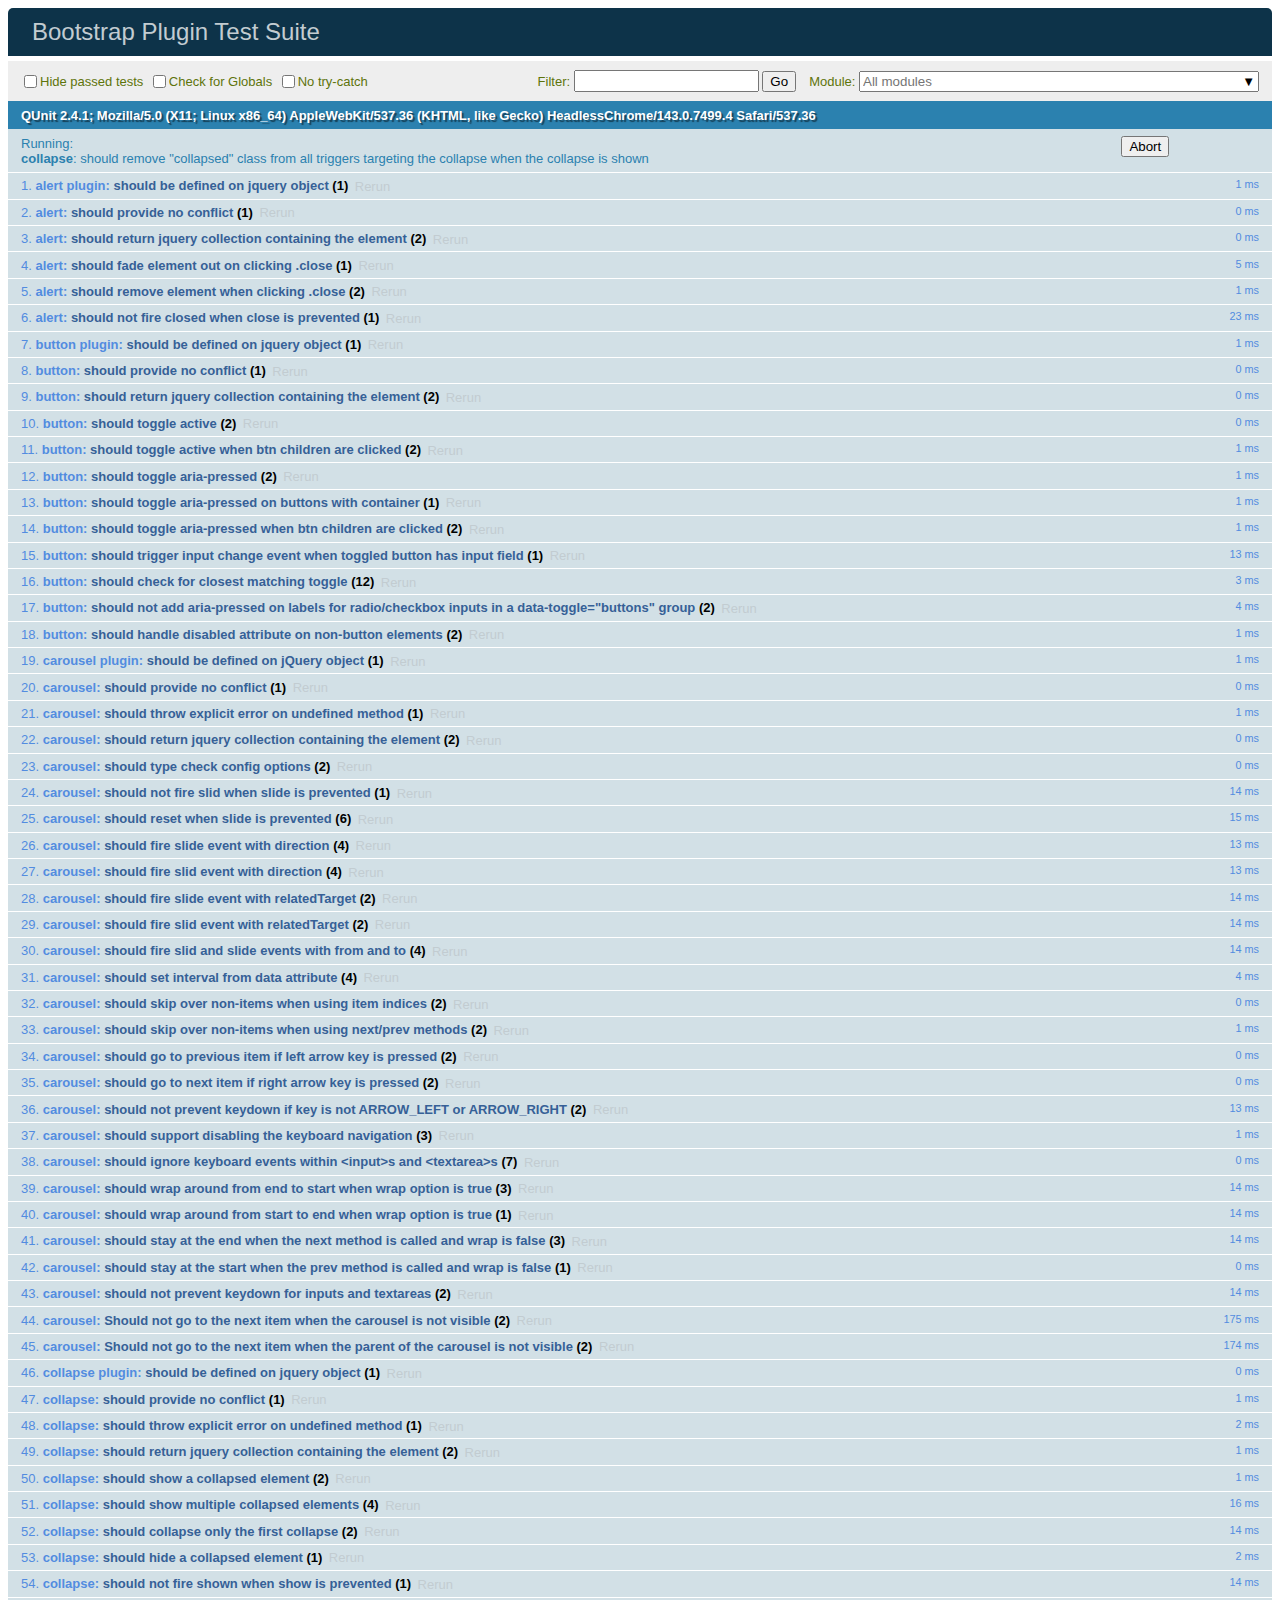
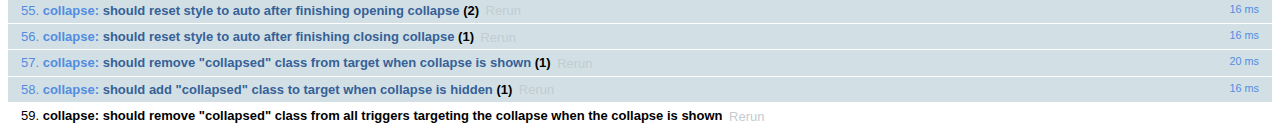
<file: bootstrap-4.0.0/js/tests/index.html>
<!doctype html>
<html lang="en">
  <head>
    <meta charset="utf-8">
    <meta name="viewport" content="width=device-width, initial-scale=1, shrink-to-fit=no">
    <title>Bootstrap Plugin Test Suite</title>

    <!-- jQuery -->
    <script>
      (function () {
        var path = '../../assets/js/vendor/jquery-slim.min.js'
        // get jquery param from the query string.
        var jQueryVersion = location.search.match(/[?&]jquery=(.*?)(?=&|$)/)

        // If a version was specified, use that version from our vendor folder
        if (jQueryVersion) {
          path = 'vendor/jquery-' + jQueryVersion[1] + '.min.js'
        }
        document.write('<script src="' + path + '"><\/script>')
      }())
    </script>
    <script src="../../assets/js/vendor/popper.min.js"></script>

    <!-- QUnit -->
    <link rel="stylesheet" href="vendor/qunit.css" media="screen">
    <script src="vendor/qunit.js"></script>

    <script>
      // Disable jQuery event aliases to ensure we don't accidentally use any of them
      [
        'blur',
        'focus',
        'focusin',
        'focusout',
        'resize',
        'scroll',
        'click',
        'dblclick',
        'mousedown',
        'mouseup',
        'mousemove',
        'mouseover',
        'mouseout',
        'mouseenter',
        'mouseleave',
        'change',
        'select',
        'submit',
        'keydown',
        'keypress',
        'keyup',
        'contextmenu'
      ].forEach(function(eventAlias) {
        $.fn[eventAlias] = function() {
          throw new Error('Using the ".' + eventAlias + '()" method is not allowed, so that Bootstrap can be compatible with custom jQuery builds which exclude the "event aliases" module that defines said method. See https://github.com/twbs/bootstrap/blob/master/CONTRIBUTING.md#js')
        }
      })

      // Require assert.expect in each test
      QUnit.config.requireExpects = true

      // See https://github.com/axemclion/grunt-saucelabs#test-result-details-with-qunit
      var log = []
      var testName

      QUnit.done(function(testResults) {
        var tests = []
        for (var i = 0; i < log.length; i++) {
          var details = log[i]
          tests.push({
            name: details.name,
            result: details.result,
            expected: details.expected,
            actual: details.actual,
            source: details.source
          })
        }
        testResults.tests = tests

        window.global_test_results = testResults
      })

      QUnit.testStart(function(testDetails) {
        QUnit.log(function(details) {
          if (!details.result) {
            details.name = testDetails.name
            log.push(details)
          }
        })
      })

      // Display fixture on-screen on iOS to avoid false positives
      // See https://github.com/twbs/bootstrap/pull/15955
      if (/iPhone|iPad|iPod/.test(navigator.userAgent)) {
        QUnit.begin(function() {
          $('#qunit-fixture').css({ top: 0, left: 0 })
        })

        QUnit.done(function() {
          $('#qunit-fixture').css({ top: '', left: '' })
        })
      }
    </script>

    <!-- Transpiled Plugins -->
    <script src="../dist/util.js"></script>
    <script src="../dist/alert.js"></script>
    <script src="../dist/button.js"></script>
    <script src="../dist/carousel.js"></script>
    <script src="../dist/collapse.js"></script>
    <script src="../dist/dropdown.js"></script>
    <script src="../dist/modal.js"></script>
    <script src="../dist/scrollspy.js"></script>
    <script src="../dist/tab.js"></script>
    <script src="../dist/tooltip.js"></script>
    <script src="../dist/popover.js"></script>

    <!-- Unit Tests -->
    <script src="unit/alert.js"></script>
    <script src="unit/button.js"></script>
    <script src="unit/carousel.js"></script>
    <script src="unit/collapse.js"></script>
    <script src="unit/dropdown.js"></script>
    <script src="unit/modal.js"></script>
    <script src="unit/scrollspy.js"></script>
    <script src="unit/tab.js"></script>
    <script src="unit/tooltip.js"></script>
    <script src="unit/popover.js"></script>
    <script src="unit/util.js"></script>
  </head>
  <body>
    <div id="qunit-container">
      <div id="qunit"></div>
      <div id="qunit-fixture"></div>
    </div>
  </body>
</html>
</file>
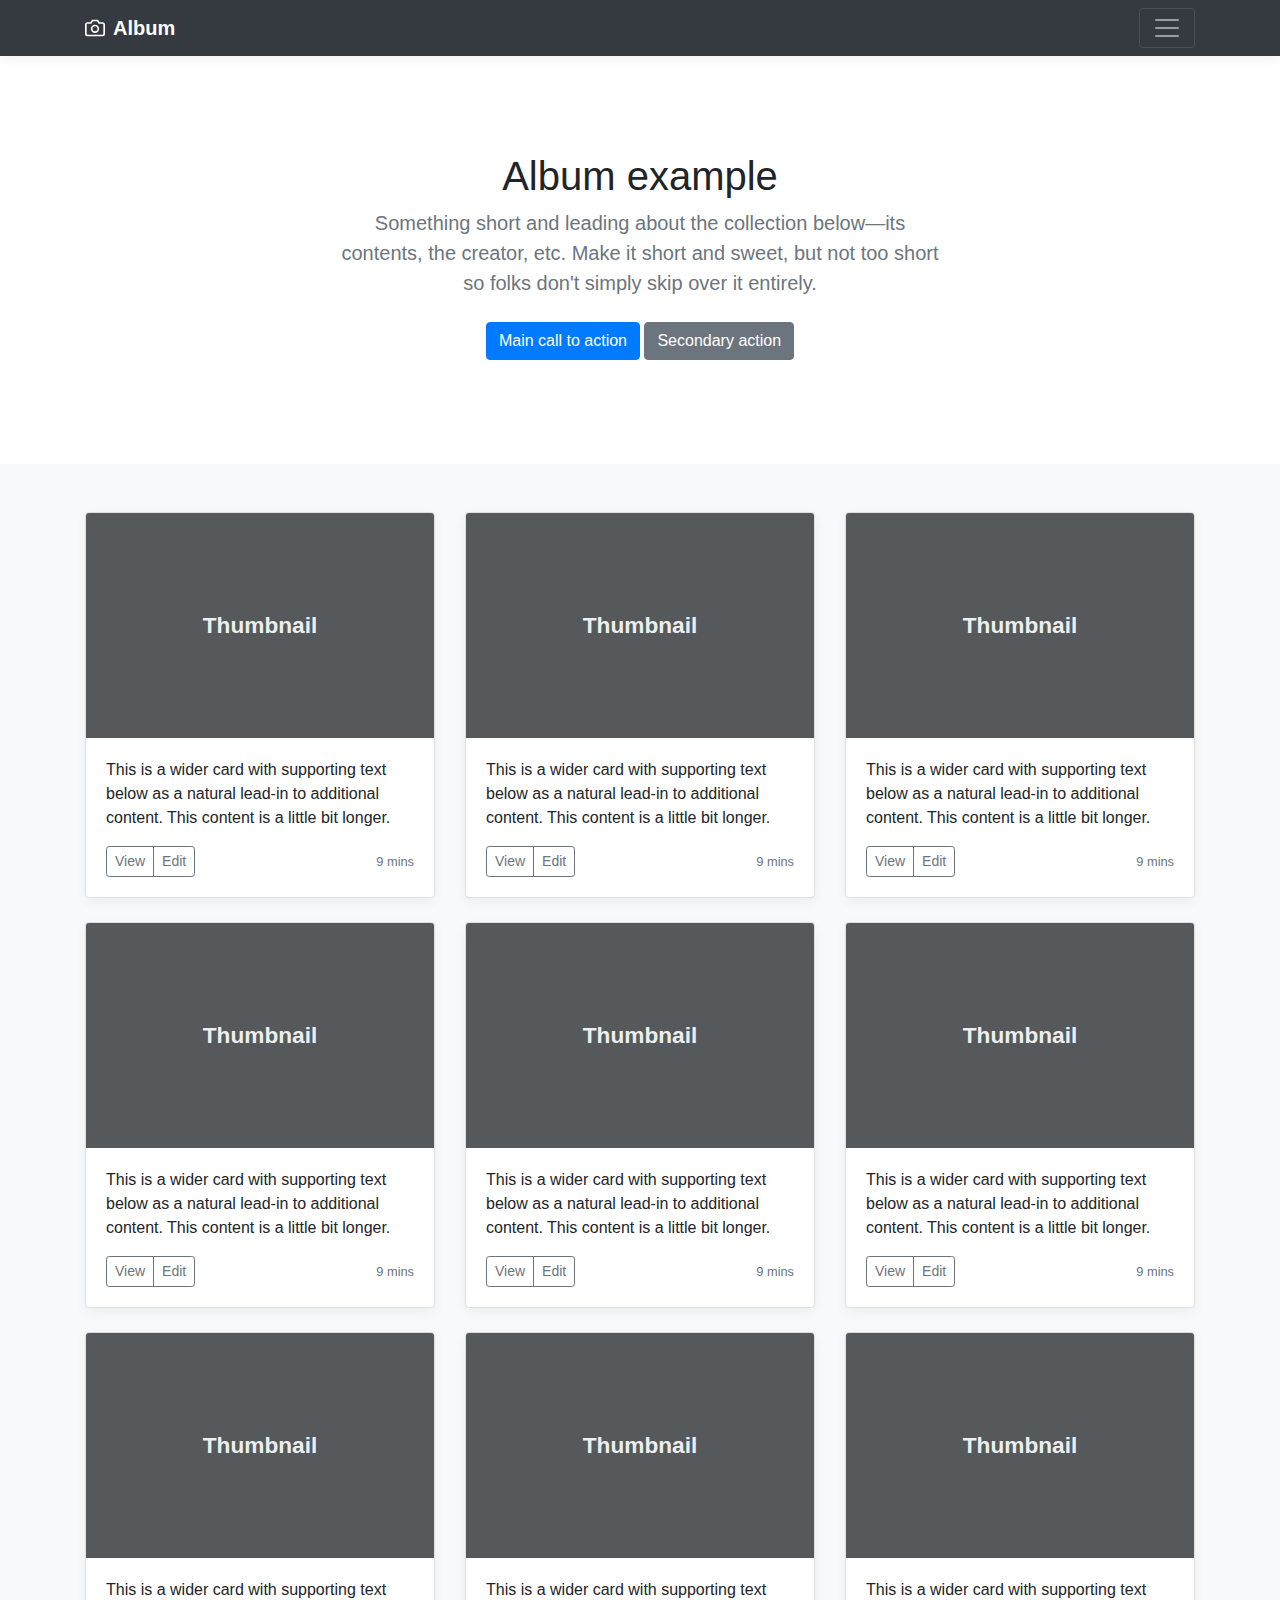
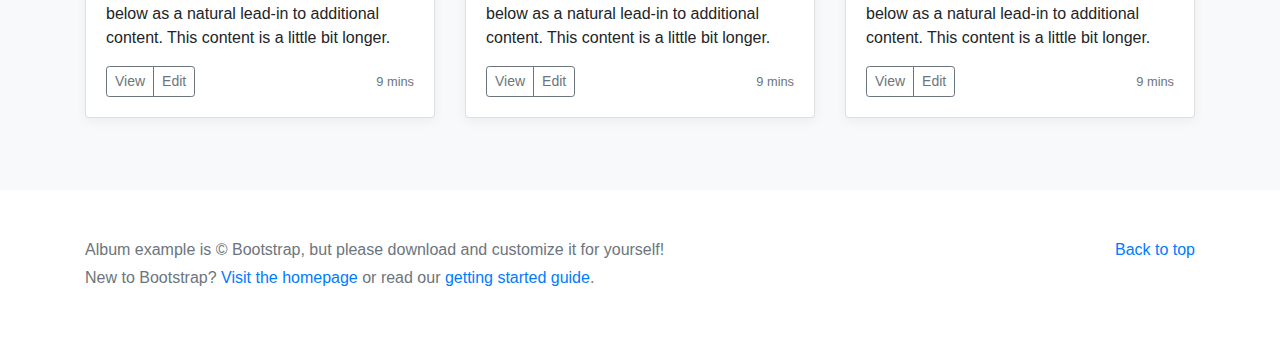
<file: bootstrap-4.0.0/docs/4.0/examples/album/index.html>
<!doctype html>
<html lang="en">
  <head>
    <meta charset="utf-8">
    <meta name="viewport" content="width=device-width, initial-scale=1, shrink-to-fit=no">
    <meta name="description" content="">
    <meta name="author" content="">
    <link rel="icon" href="../../../../favicon.ico">

    <title>Album example for Bootstrap</title>

    <!-- Bootstrap core CSS -->
    <link href="../../../../dist/css/bootstrap.min.css" rel="stylesheet">

    <!-- Custom styles for this template -->
    <link href="album.css" rel="stylesheet">
  </head>

  <body>

    <header>
      <div class="collapse bg-dark" id="navbarHeader">
        <div class="container">
          <div class="row">
            <div class="col-sm-8 col-md-7 py-4">
              <h4 class="text-white">About</h4>
              <p class="text-muted">Add some information about the album below, the author, or any other background context. Make it a few sentences long so folks can pick up some informative tidbits. Then, link them off to some social networking sites or contact information.</p>
            </div>
            <div class="col-sm-4 offset-md-1 py-4">
              <h4 class="text-white">Contact</h4>
              <ul class="list-unstyled">
                <li><a href="#" class="text-white">Follow on Twitter</a></li>
                <li><a href="#" class="text-white">Like on Facebook</a></li>
                <li><a href="#" class="text-white">Email me</a></li>
              </ul>
            </div>
          </div>
        </div>
      </div>
      <div class="navbar navbar-dark bg-dark box-shadow">
        <div class="container d-flex justify-content-between">
          <a href="#" class="navbar-brand d-flex align-items-center">
            <svg xmlns="http://www.w3.org/2000/svg" width="20" height="20" viewBox="0 0 24 24" fill="none" stroke="currentColor" stroke-width="2" stroke-linecap="round" stroke-linejoin="round" class="mr-2"><path d="M23 19a2 2 0 0 1-2 2H3a2 2 0 0 1-2-2V8a2 2 0 0 1 2-2h4l2-3h6l2 3h4a2 2 0 0 1 2 2z"></path><circle cx="12" cy="13" r="4"></circle></svg>
            <strong>Album</strong>
          </a>
          <button class="navbar-toggler" type="button" data-toggle="collapse" data-target="#navbarHeader" aria-controls="navbarHeader" aria-expanded="false" aria-label="Toggle navigation">
            <span class="navbar-toggler-icon"></span>
          </button>
        </div>
      </div>
    </header>

    <main role="main">

      <section class="jumbotron text-center">
        <div class="container">
          <h1 class="jumbotron-heading">Album example</h1>
          <p class="lead text-muted">Something short and leading about the collection below—its contents, the creator, etc. Make it short and sweet, but not too short so folks don't simply skip over it entirely.</p>
          <p>
            <a href="#" class="btn btn-primary my-2">Main call to action</a>
            <a href="#" class="btn btn-secondary my-2">Secondary action</a>
          </p>
        </div>
      </section>

      <div class="album py-5 bg-light">
        <div class="container">

          <div class="row">
            <div class="col-md-4">
              <div class="card mb-4 box-shadow">
                <img class="card-img-top" data-src="holder.js/100px225?theme=thumb&bg=55595c&fg=eceeef&text=Thumbnail" alt="Card image cap">
                <div class="card-body">
                  <p class="card-text">This is a wider card with supporting text below as a natural lead-in to additional content. This content is a little bit longer.</p>
                  <div class="d-flex justify-content-between align-items-center">
                    <div class="btn-group">
                      <button type="button" class="btn btn-sm btn-outline-secondary">View</button>
                      <button type="button" class="btn btn-sm btn-outline-secondary">Edit</button>
                    </div>
                    <small class="text-muted">9 mins</small>
                  </div>
                </div>
              </div>
            </div>
            <div class="col-md-4">
              <div class="card mb-4 box-shadow">
                <img class="card-img-top" data-src="holder.js/100px225?theme=thumb&bg=55595c&fg=eceeef&text=Thumbnail" alt="Card image cap">
                <div class="card-body">
                  <p class="card-text">This is a wider card with supporting text below as a natural lead-in to additional content. This content is a little bit longer.</p>
                  <div class="d-flex justify-content-between align-items-center">
                    <div class="btn-group">
                      <button type="button" class="btn btn-sm btn-outline-secondary">View</button>
                      <button type="button" class="btn btn-sm btn-outline-secondary">Edit</button>
                    </div>
                    <small class="text-muted">9 mins</small>
                  </div>
                </div>
              </div>
            </div>
            <div class="col-md-4">
              <div class="card mb-4 box-shadow">
                <img class="card-img-top" data-src="holder.js/100px225?theme=thumb&bg=55595c&fg=eceeef&text=Thumbnail" alt="Card image cap">
                <div class="card-body">
                  <p class="card-text">This is a wider card with supporting text below as a natural lead-in to additional content. This content is a little bit longer.</p>
                  <div class="d-flex justify-content-between align-items-center">
                    <div class="btn-group">
                      <button type="button" class="btn btn-sm btn-outline-secondary">View</button>
                      <button type="button" class="btn btn-sm btn-outline-secondary">Edit</button>
                    </div>
                    <small class="text-muted">9 mins</small>
                  </div>
                </div>
              </div>
            </div>

            <div class="col-md-4">
              <div class="card mb-4 box-shadow">
                <img class="card-img-top" data-src="holder.js/100px225?theme=thumb&bg=55595c&fg=eceeef&text=Thumbnail" alt="Card image cap">
                <div class="card-body">
                  <p class="card-text">This is a wider card with supporting text below as a natural lead-in to additional content. This content is a little bit longer.</p>
                  <div class="d-flex justify-content-between align-items-center">
                    <div class="btn-group">
                      <button type="button" class="btn btn-sm btn-outline-secondary">View</button>
                      <button type="button" class="btn btn-sm btn-outline-secondary">Edit</button>
                    </div>
                    <small class="text-muted">9 mins</small>
                  </div>
                </div>
              </div>
            </div>
            <div class="col-md-4">
              <div class="card mb-4 box-shadow">
                <img class="card-img-top" data-src="holder.js/100px225?theme=thumb&bg=55595c&fg=eceeef&text=Thumbnail" alt="Card image cap">
                <div class="card-body">
                  <p class="card-text">This is a wider card with supporting text below as a natural lead-in to additional content. This content is a little bit longer.</p>
                  <div class="d-flex justify-content-between align-items-center">
                    <div class="btn-group">
                      <button type="button" class="btn btn-sm btn-outline-secondary">View</button>
                      <button type="button" class="btn btn-sm btn-outline-secondary">Edit</button>
                    </div>
                    <small class="text-muted">9 mins</small>
                  </div>
                </div>
              </div>
            </div>
            <div class="col-md-4">
              <div class="card mb-4 box-shadow">
                <img class="card-img-top" data-src="holder.js/100px225?theme=thumb&bg=55595c&fg=eceeef&text=Thumbnail" alt="Card image cap">
                <div class="card-body">
                  <p class="card-text">This is a wider card with supporting text below as a natural lead-in to additional content. This content is a little bit longer.</p>
                  <div class="d-flex justify-content-between align-items-center">
                    <div class="btn-group">
                      <button type="button" class="btn btn-sm btn-outline-secondary">View</button>
                      <button type="button" class="btn btn-sm btn-outline-secondary">Edit</button>
                    </div>
                    <small class="text-muted">9 mins</small>
                  </div>
                </div>
              </div>
            </div>

            <div class="col-md-4">
              <div class="card mb-4 box-shadow">
                <img class="card-img-top" data-src="holder.js/100px225?theme=thumb&bg=55595c&fg=eceeef&text=Thumbnail" alt="Card image cap">
                <div class="card-body">
                  <p class="card-text">This is a wider card with supporting text below as a natural lead-in to additional content. This content is a little bit longer.</p>
                  <div class="d-flex justify-content-between align-items-center">
                    <div class="btn-group">
                      <button type="button" class="btn btn-sm btn-outline-secondary">View</button>
                      <button type="button" class="btn btn-sm btn-outline-secondary">Edit</button>
                    </div>
                    <small class="text-muted">9 mins</small>
                  </div>
                </div>
              </div>
            </div>
            <div class="col-md-4">
              <div class="card mb-4 box-shadow">
                <img class="card-img-top" data-src="holder.js/100px225?theme=thumb&bg=55595c&fg=eceeef&text=Thumbnail" alt="Card image cap">
                <div class="card-body">
                  <p class="card-text">This is a wider card with supporting text below as a natural lead-in to additional content. This content is a little bit longer.</p>
                  <div class="d-flex justify-content-between align-items-center">
                    <div class="btn-group">
                      <button type="button" class="btn btn-sm btn-outline-secondary">View</button>
                      <button type="button" class="btn btn-sm btn-outline-secondary">Edit</button>
                    </div>
                    <small class="text-muted">9 mins</small>
                  </div>
                </div>
              </div>
            </div>
            <div class="col-md-4">
              <div class="card mb-4 box-shadow">
                <img class="card-img-top" data-src="holder.js/100px225?theme=thumb&bg=55595c&fg=eceeef&text=Thumbnail" alt="Card image cap">
                <div class="card-body">
                  <p class="card-text">This is a wider card with supporting text below as a natural lead-in to additional content. This content is a little bit longer.</p>
                  <div class="d-flex justify-content-between align-items-center">
                    <div class="btn-group">
                      <button type="button" class="btn btn-sm btn-outline-secondary">View</button>
                      <button type="button" class="btn btn-sm btn-outline-secondary">Edit</button>
                    </div>
                    <small class="text-muted">9 mins</small>
                  </div>
                </div>
              </div>
            </div>
          </div>
        </div>
      </div>

    </main>

    <footer class="text-muted">
      <div class="container">
        <p class="float-right">
          <a href="#">Back to top</a>
        </p>
        <p>Album example is &copy; Bootstrap, but please download and customize it for yourself!</p>
        <p>New to Bootstrap? <a href="../../">Visit the homepage</a> or read our <a href="../../getting-started/">getting started guide</a>.</p>
      </div>
    </footer>

    <!-- Bootstrap core JavaScript
    ================================================== -->
    <!-- Placed at the end of the document so the pages load faster -->
    <script src="https://code.jquery.com/jquery-3.2.1.slim.min.js" integrity="sha384-KJ3o2DKtIkvYIK3UENzmM7KCkRr/rE9/Qpg6aAZGJwFDMVNA/GpGFF93hXpG5KkN" crossorigin="anonymous"></script>
    <script>window.jQuery || document.write('<script src="../../../../assets/js/vendor/jquery-slim.min.js"><\/script>')</script>
    <script src="../../../../assets/js/vendor/popper.min.js"></script>
    <script src="../../../../dist/js/bootstrap.min.js"></script>
    <script src="../../../../assets/js/vendor/holder.min.js"></script>
  </body>
</html>
</file>
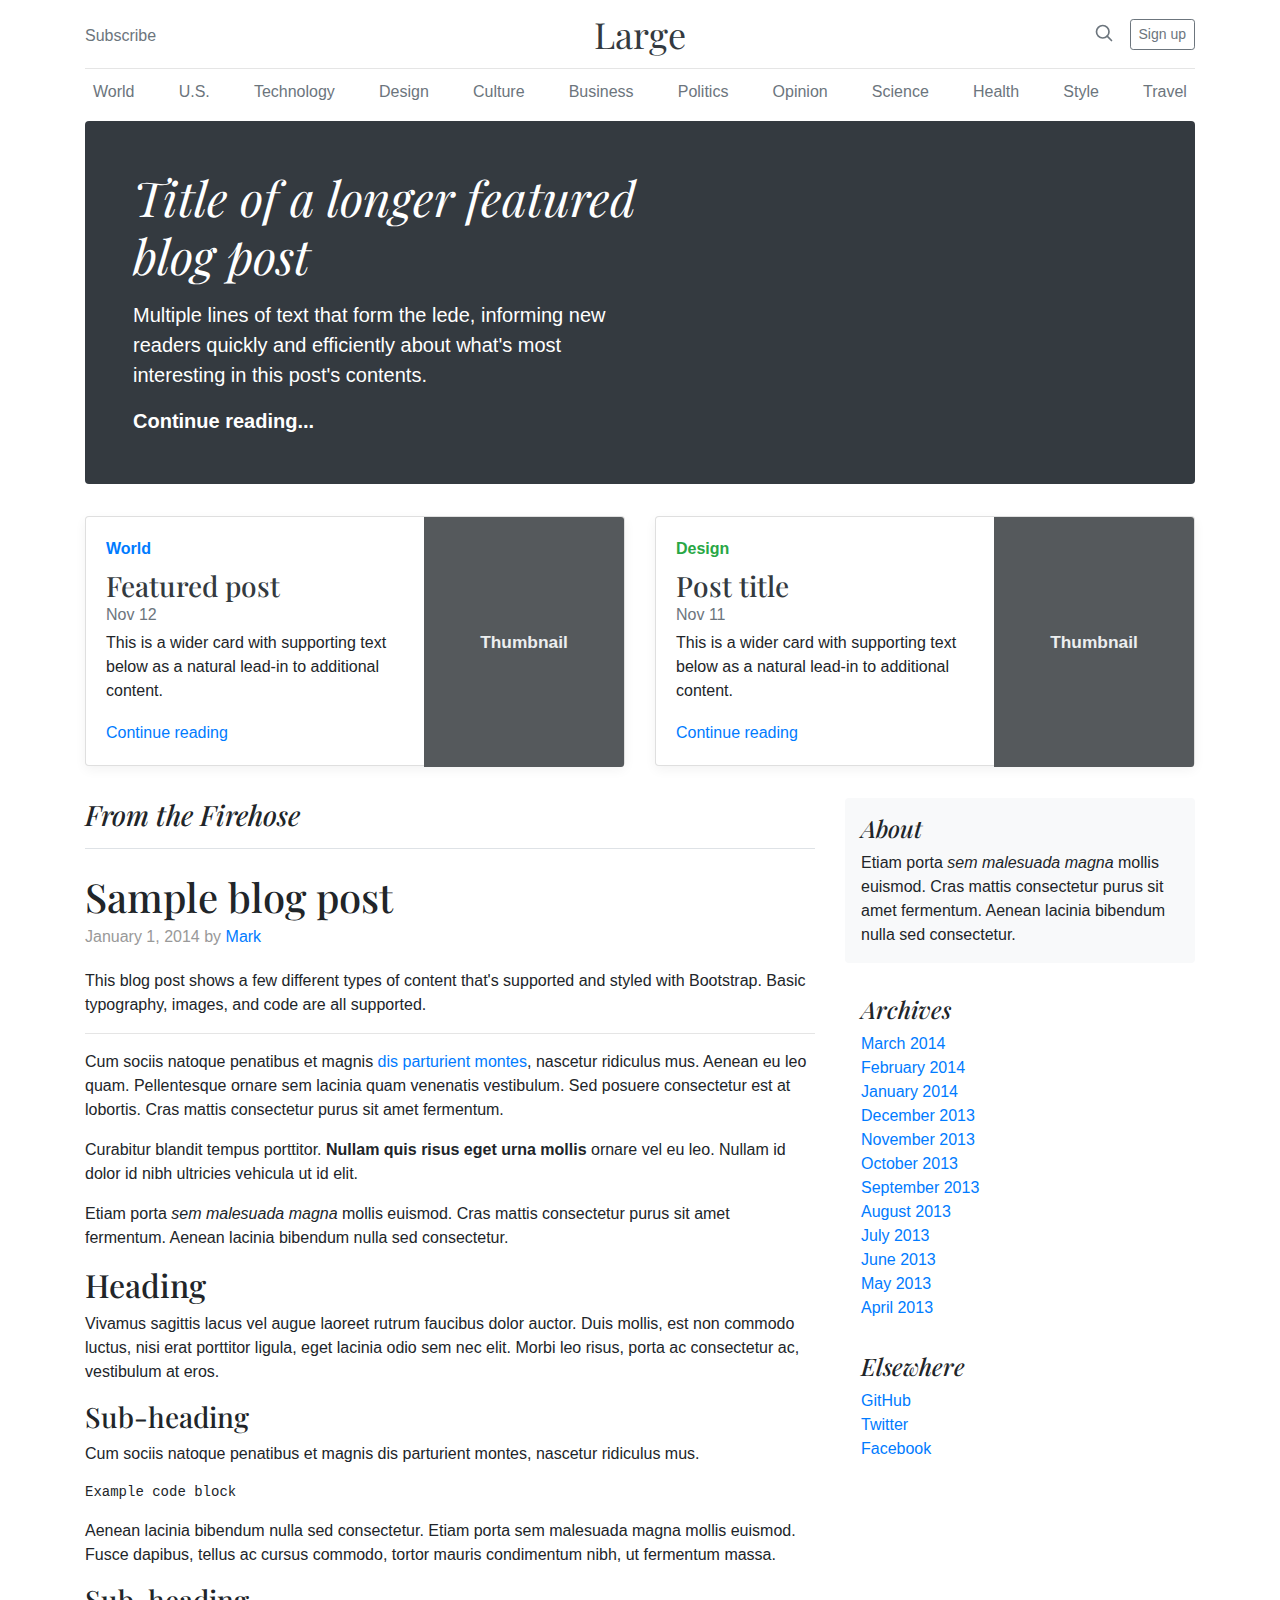
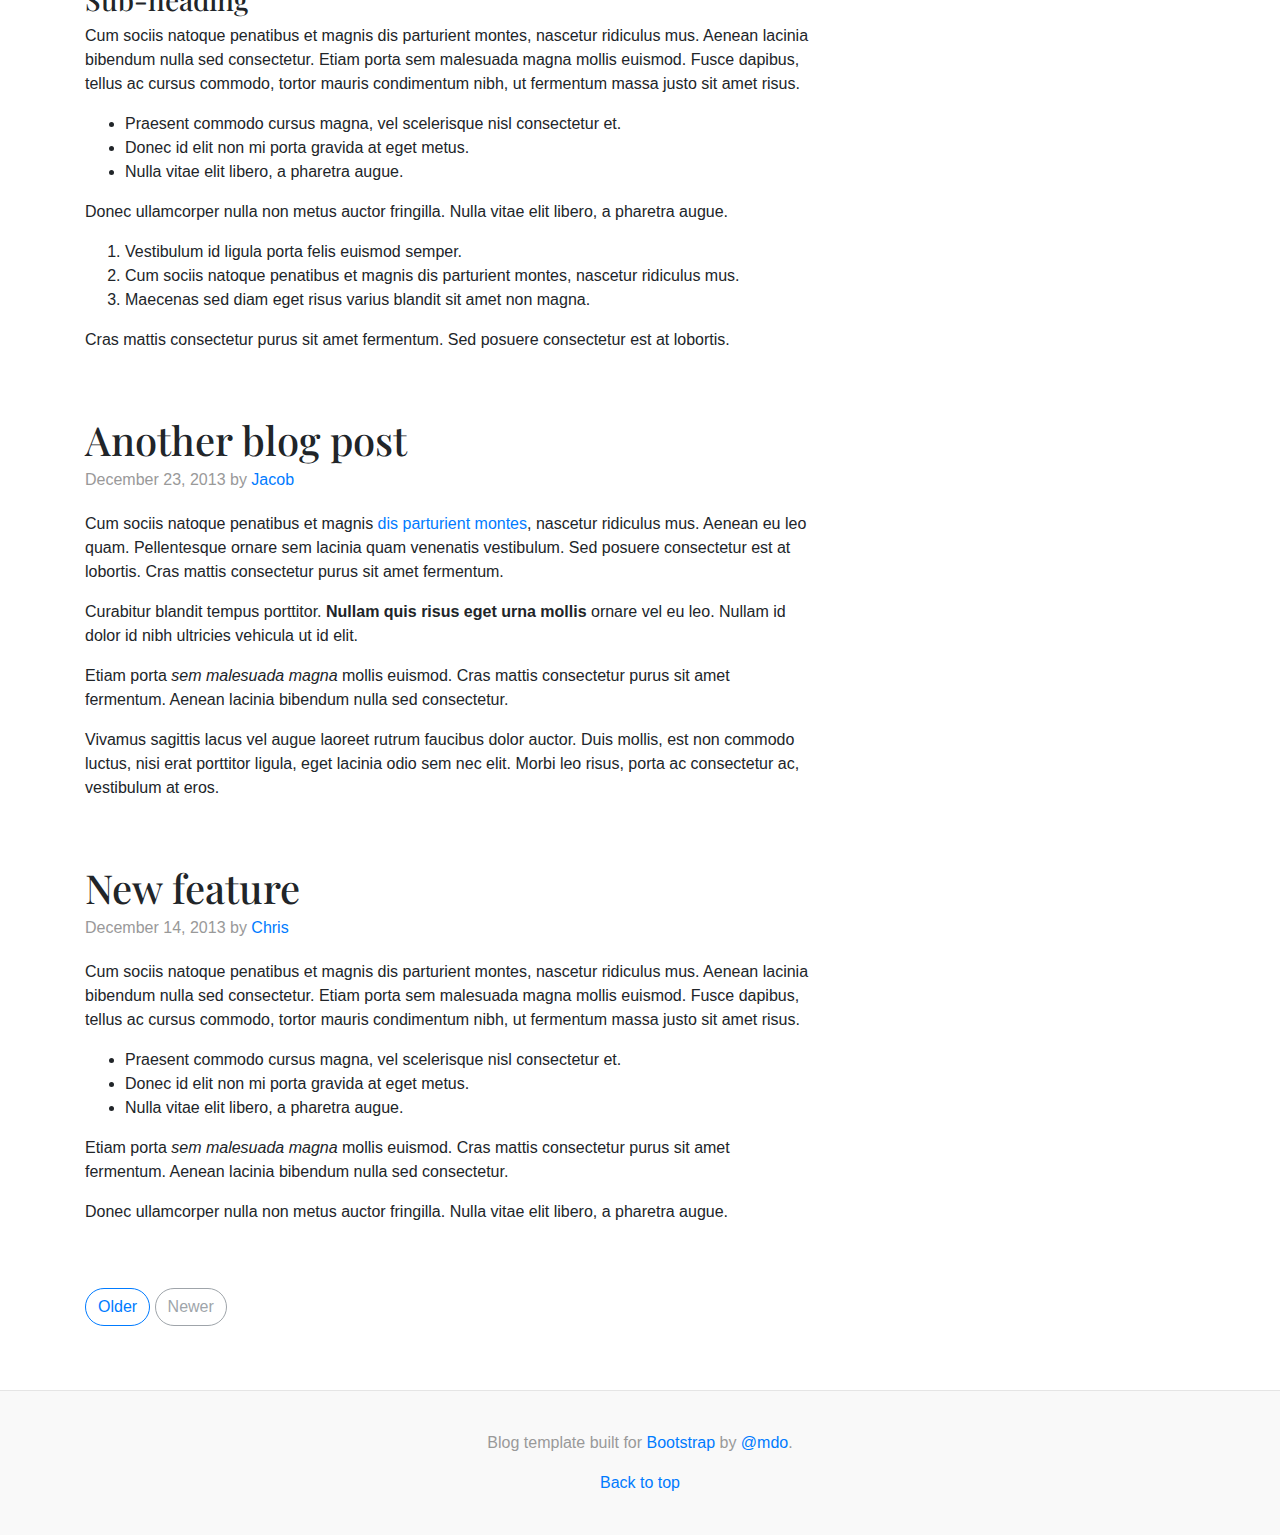
<file: bootstrap-4.0.0/docs/4.0/examples/blog/index.html>
<!doctype html>
<html lang="en">
  <head>
    <meta charset="utf-8">
    <meta name="viewport" content="width=device-width, initial-scale=1, shrink-to-fit=no">
    <meta name="description" content="">
    <meta name="author" content="">
    <link rel="icon" href="../../../../favicon.ico">

    <title>Blog Template for Bootstrap</title>

    <!-- Bootstrap core CSS -->
    <link href="../../../../dist/css/bootstrap.min.css" rel="stylesheet">

    <!-- Custom styles for this template -->
    <link href="https://fonts.googleapis.com/css?family=Playfair+Display:700,900" rel="stylesheet">
    <link href="blog.css" rel="stylesheet">
  </head>

  <body>

    <div class="container">
      <header class="blog-header py-3">
        <div class="row flex-nowrap justify-content-between align-items-center">
          <div class="col-4 pt-1">
            <a class="text-muted" href="#">Subscribe</a>
          </div>
          <div class="col-4 text-center">
            <a class="blog-header-logo text-dark" href="#">Large</a>
          </div>
          <div class="col-4 d-flex justify-content-end align-items-center">
            <a class="text-muted" href="#">
              <svg xmlns="http://www.w3.org/2000/svg" width="20" height="20" viewBox="0 0 24 24" fill="none" stroke="currentColor" stroke-width="2" stroke-linecap="round" stroke-linejoin="round" class="mx-3"><circle cx="10.5" cy="10.5" r="7.5"></circle><line x1="21" y1="21" x2="15.8" y2="15.8"></line></svg>
            </a>
            <a class="btn btn-sm btn-outline-secondary" href="#">Sign up</a>
          </div>
        </div>
      </header>

      <div class="nav-scroller py-1 mb-2">
        <nav class="nav d-flex justify-content-between">
          <a class="p-2 text-muted" href="#">World</a>
          <a class="p-2 text-muted" href="#">U.S.</a>
          <a class="p-2 text-muted" href="#">Technology</a>
          <a class="p-2 text-muted" href="#">Design</a>
          <a class="p-2 text-muted" href="#">Culture</a>
          <a class="p-2 text-muted" href="#">Business</a>
          <a class="p-2 text-muted" href="#">Politics</a>
          <a class="p-2 text-muted" href="#">Opinion</a>
          <a class="p-2 text-muted" href="#">Science</a>
          <a class="p-2 text-muted" href="#">Health</a>
          <a class="p-2 text-muted" href="#">Style</a>
          <a class="p-2 text-muted" href="#">Travel</a>
        </nav>
      </div>

      <div class="jumbotron p-3 p-md-5 text-white rounded bg-dark">
        <div class="col-md-6 px-0">
          <h1 class="display-4 font-italic">Title of a longer featured blog post</h1>
          <p class="lead my-3">Multiple lines of text that form the lede, informing new readers quickly and efficiently about what's most interesting in this post's contents.</p>
          <p class="lead mb-0"><a href="#" class="text-white font-weight-bold">Continue reading...</a></p>
        </div>
      </div>

      <div class="row mb-2">
        <div class="col-md-6">
          <div class="card flex-md-row mb-4 box-shadow h-md-250">
            <div class="card-body d-flex flex-column align-items-start">
              <strong class="d-inline-block mb-2 text-primary">World</strong>
              <h3 class="mb-0">
                <a class="text-dark" href="#">Featured post</a>
              </h3>
              <div class="mb-1 text-muted">Nov 12</div>
              <p class="card-text mb-auto">This is a wider card with supporting text below as a natural lead-in to additional content.</p>
              <a href="#">Continue reading</a>
            </div>
            <img class="card-img-right flex-auto d-none d-md-block" data-src="holder.js/200x250?theme=thumb" alt="Card image cap">
          </div>
        </div>
        <div class="col-md-6">
          <div class="card flex-md-row mb-4 box-shadow h-md-250">
            <div class="card-body d-flex flex-column align-items-start">
              <strong class="d-inline-block mb-2 text-success">Design</strong>
              <h3 class="mb-0">
                <a class="text-dark" href="#">Post title</a>
              </h3>
              <div class="mb-1 text-muted">Nov 11</div>
              <p class="card-text mb-auto">This is a wider card with supporting text below as a natural lead-in to additional content.</p>
              <a href="#">Continue reading</a>
            </div>
            <img class="card-img-right flex-auto d-none d-md-block" data-src="holder.js/200x250?theme=thumb" alt="Card image cap">
          </div>
        </div>
      </div>
    </div>

    <main role="main" class="container">
      <div class="row">
        <div class="col-md-8 blog-main">
          <h3 class="pb-3 mb-4 font-italic border-bottom">
            From the Firehose
          </h3>

          <div class="blog-post">
            <h2 class="blog-post-title">Sample blog post</h2>
            <p class="blog-post-meta">January 1, 2014 by <a href="#">Mark</a></p>

            <p>This blog post shows a few different types of content that's supported and styled with Bootstrap. Basic typography, images, and code are all supported.</p>
            <hr>
            <p>Cum sociis natoque penatibus et magnis <a href="#">dis parturient montes</a>, nascetur ridiculus mus. Aenean eu leo quam. Pellentesque ornare sem lacinia quam venenatis vestibulum. Sed posuere consectetur est at lobortis. Cras mattis consectetur purus sit amet fermentum.</p>
            <blockquote>
              <p>Curabitur blandit tempus porttitor. <strong>Nullam quis risus eget urna mollis</strong> ornare vel eu leo. Nullam id dolor id nibh ultricies vehicula ut id elit.</p>
            </blockquote>
            <p>Etiam porta <em>sem malesuada magna</em> mollis euismod. Cras mattis consectetur purus sit amet fermentum. Aenean lacinia bibendum nulla sed consectetur.</p>
            <h2>Heading</h2>
            <p>Vivamus sagittis lacus vel augue laoreet rutrum faucibus dolor auctor. Duis mollis, est non commodo luctus, nisi erat porttitor ligula, eget lacinia odio sem nec elit. Morbi leo risus, porta ac consectetur ac, vestibulum at eros.</p>
            <h3>Sub-heading</h3>
            <p>Cum sociis natoque penatibus et magnis dis parturient montes, nascetur ridiculus mus.</p>
            <pre><code>Example code block</code></pre>
            <p>Aenean lacinia bibendum nulla sed consectetur. Etiam porta sem malesuada magna mollis euismod. Fusce dapibus, tellus ac cursus commodo, tortor mauris condimentum nibh, ut fermentum massa.</p>
            <h3>Sub-heading</h3>
            <p>Cum sociis natoque penatibus et magnis dis parturient montes, nascetur ridiculus mus. Aenean lacinia bibendum nulla sed consectetur. Etiam porta sem malesuada magna mollis euismod. Fusce dapibus, tellus ac cursus commodo, tortor mauris condimentum nibh, ut fermentum massa justo sit amet risus.</p>
            <ul>
              <li>Praesent commodo cursus magna, vel scelerisque nisl consectetur et.</li>
              <li>Donec id elit non mi porta gravida at eget metus.</li>
              <li>Nulla vitae elit libero, a pharetra augue.</li>
            </ul>
            <p>Donec ullamcorper nulla non metus auctor fringilla. Nulla vitae elit libero, a pharetra augue.</p>
            <ol>
              <li>Vestibulum id ligula porta felis euismod semper.</li>
              <li>Cum sociis natoque penatibus et magnis dis parturient montes, nascetur ridiculus mus.</li>
              <li>Maecenas sed diam eget risus varius blandit sit amet non magna.</li>
            </ol>
            <p>Cras mattis consectetur purus sit amet fermentum. Sed posuere consectetur est at lobortis.</p>
          </div><!-- /.blog-post -->

          <div class="blog-post">
            <h2 class="blog-post-title">Another blog post</h2>
            <p class="blog-post-meta">December 23, 2013 by <a href="#">Jacob</a></p>

            <p>Cum sociis natoque penatibus et magnis <a href="#">dis parturient montes</a>, nascetur ridiculus mus. Aenean eu leo quam. Pellentesque ornare sem lacinia quam venenatis vestibulum. Sed posuere consectetur est at lobortis. Cras mattis consectetur purus sit amet fermentum.</p>
            <blockquote>
              <p>Curabitur blandit tempus porttitor. <strong>Nullam quis risus eget urna mollis</strong> ornare vel eu leo. Nullam id dolor id nibh ultricies vehicula ut id elit.</p>
            </blockquote>
            <p>Etiam porta <em>sem malesuada magna</em> mollis euismod. Cras mattis consectetur purus sit amet fermentum. Aenean lacinia bibendum nulla sed consectetur.</p>
            <p>Vivamus sagittis lacus vel augue laoreet rutrum faucibus dolor auctor. Duis mollis, est non commodo luctus, nisi erat porttitor ligula, eget lacinia odio sem nec elit. Morbi leo risus, porta ac consectetur ac, vestibulum at eros.</p>
          </div><!-- /.blog-post -->

          <div class="blog-post">
            <h2 class="blog-post-title">New feature</h2>
            <p class="blog-post-meta">December 14, 2013 by <a href="#">Chris</a></p>

            <p>Cum sociis natoque penatibus et magnis dis parturient montes, nascetur ridiculus mus. Aenean lacinia bibendum nulla sed consectetur. Etiam porta sem malesuada magna mollis euismod. Fusce dapibus, tellus ac cursus commodo, tortor mauris condimentum nibh, ut fermentum massa justo sit amet risus.</p>
            <ul>
              <li>Praesent commodo cursus magna, vel scelerisque nisl consectetur et.</li>
              <li>Donec id elit non mi porta gravida at eget metus.</li>
              <li>Nulla vitae elit libero, a pharetra augue.</li>
            </ul>
            <p>Etiam porta <em>sem malesuada magna</em> mollis euismod. Cras mattis consectetur purus sit amet fermentum. Aenean lacinia bibendum nulla sed consectetur.</p>
            <p>Donec ullamcorper nulla non metus auctor fringilla. Nulla vitae elit libero, a pharetra augue.</p>
          </div><!-- /.blog-post -->

          <nav class="blog-pagination">
            <a class="btn btn-outline-primary" href="#">Older</a>
            <a class="btn btn-outline-secondary disabled" href="#">Newer</a>
          </nav>

        </div><!-- /.blog-main -->

        <aside class="col-md-4 blog-sidebar">
          <div class="p-3 mb-3 bg-light rounded">
            <h4 class="font-italic">About</h4>
            <p class="mb-0">Etiam porta <em>sem malesuada magna</em> mollis euismod. Cras mattis consectetur purus sit amet fermentum. Aenean lacinia bibendum nulla sed consectetur.</p>
          </div>

          <div class="p-3">
            <h4 class="font-italic">Archives</h4>
            <ol class="list-unstyled mb-0">
              <li><a href="#">March 2014</a></li>
              <li><a href="#">February 2014</a></li>
              <li><a href="#">January 2014</a></li>
              <li><a href="#">December 2013</a></li>
              <li><a href="#">November 2013</a></li>
              <li><a href="#">October 2013</a></li>
              <li><a href="#">September 2013</a></li>
              <li><a href="#">August 2013</a></li>
              <li><a href="#">July 2013</a></li>
              <li><a href="#">June 2013</a></li>
              <li><a href="#">May 2013</a></li>
              <li><a href="#">April 2013</a></li>
            </ol>
          </div>

          <div class="p-3">
            <h4 class="font-italic">Elsewhere</h4>
            <ol class="list-unstyled">
              <li><a href="#">GitHub</a></li>
              <li><a href="#">Twitter</a></li>
              <li><a href="#">Facebook</a></li>
            </ol>
          </div>
        </aside><!-- /.blog-sidebar -->

      </div><!-- /.row -->

    </main><!-- /.container -->

    <footer class="blog-footer">
      <p>Blog template built for <a href="https://getbootstrap.com/">Bootstrap</a> by <a href="https://twitter.com/mdo">@mdo</a>.</p>
      <p>
        <a href="#">Back to top</a>
      </p>
    </footer>

    <!-- Bootstrap core JavaScript
    ================================================== -->
    <!-- Placed at the end of the document so the pages load faster -->
    <script src="https://code.jquery.com/jquery-3.2.1.slim.min.js" integrity="sha384-KJ3o2DKtIkvYIK3UENzmM7KCkRr/rE9/Qpg6aAZGJwFDMVNA/GpGFF93hXpG5KkN" crossorigin="anonymous"></script>
    <script>window.jQuery || document.write('<script src="../../../../assets/js/vendor/jquery-slim.min.js"><\/script>')</script>
    <script src="../../../../assets/js/vendor/popper.min.js"></script>
    <script src="../../../../dist/js/bootstrap.min.js"></script>
    <script src="../../../../assets/js/vendor/holder.min.js"></script>
    <script>
      Holder.addTheme('thumb', {
        bg: '#55595c',
        fg: '#eceeef',
        text: 'Thumbnail'
      });
    </script>
  </body>
</html>
</file>
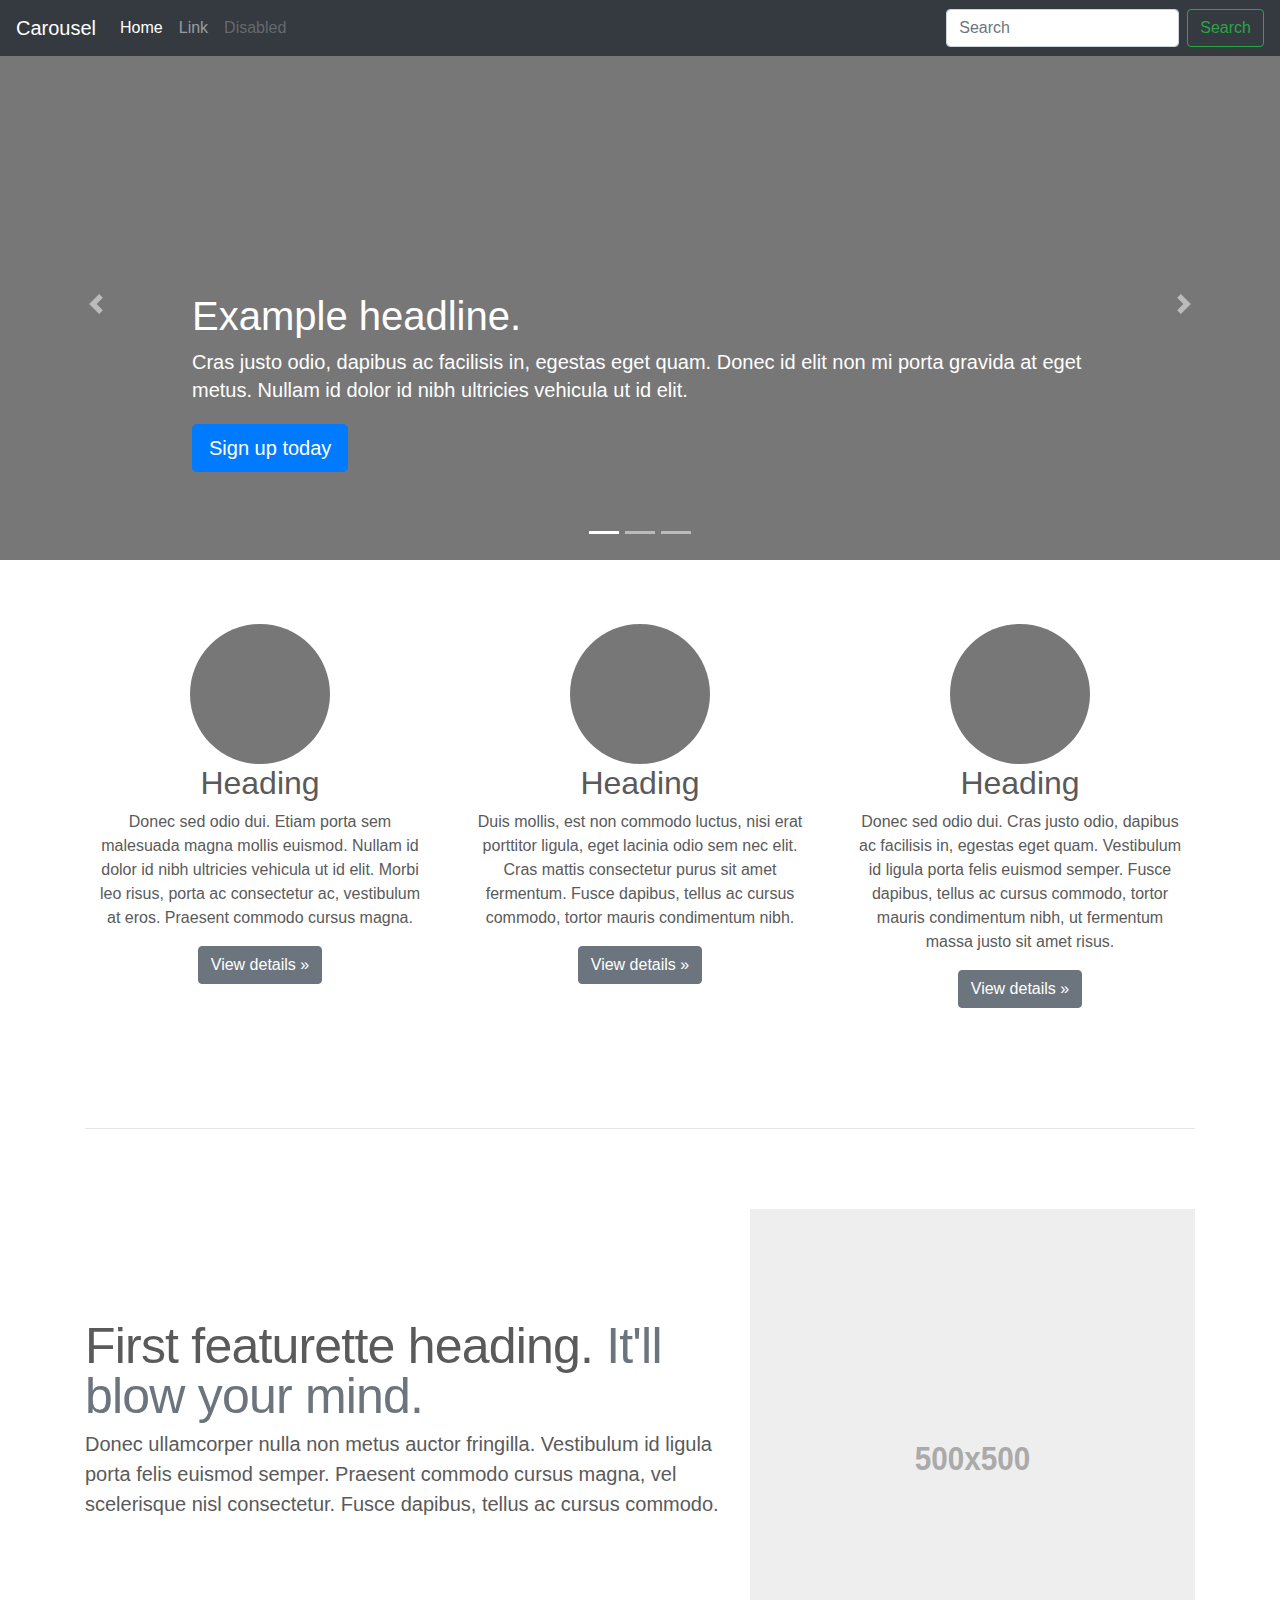
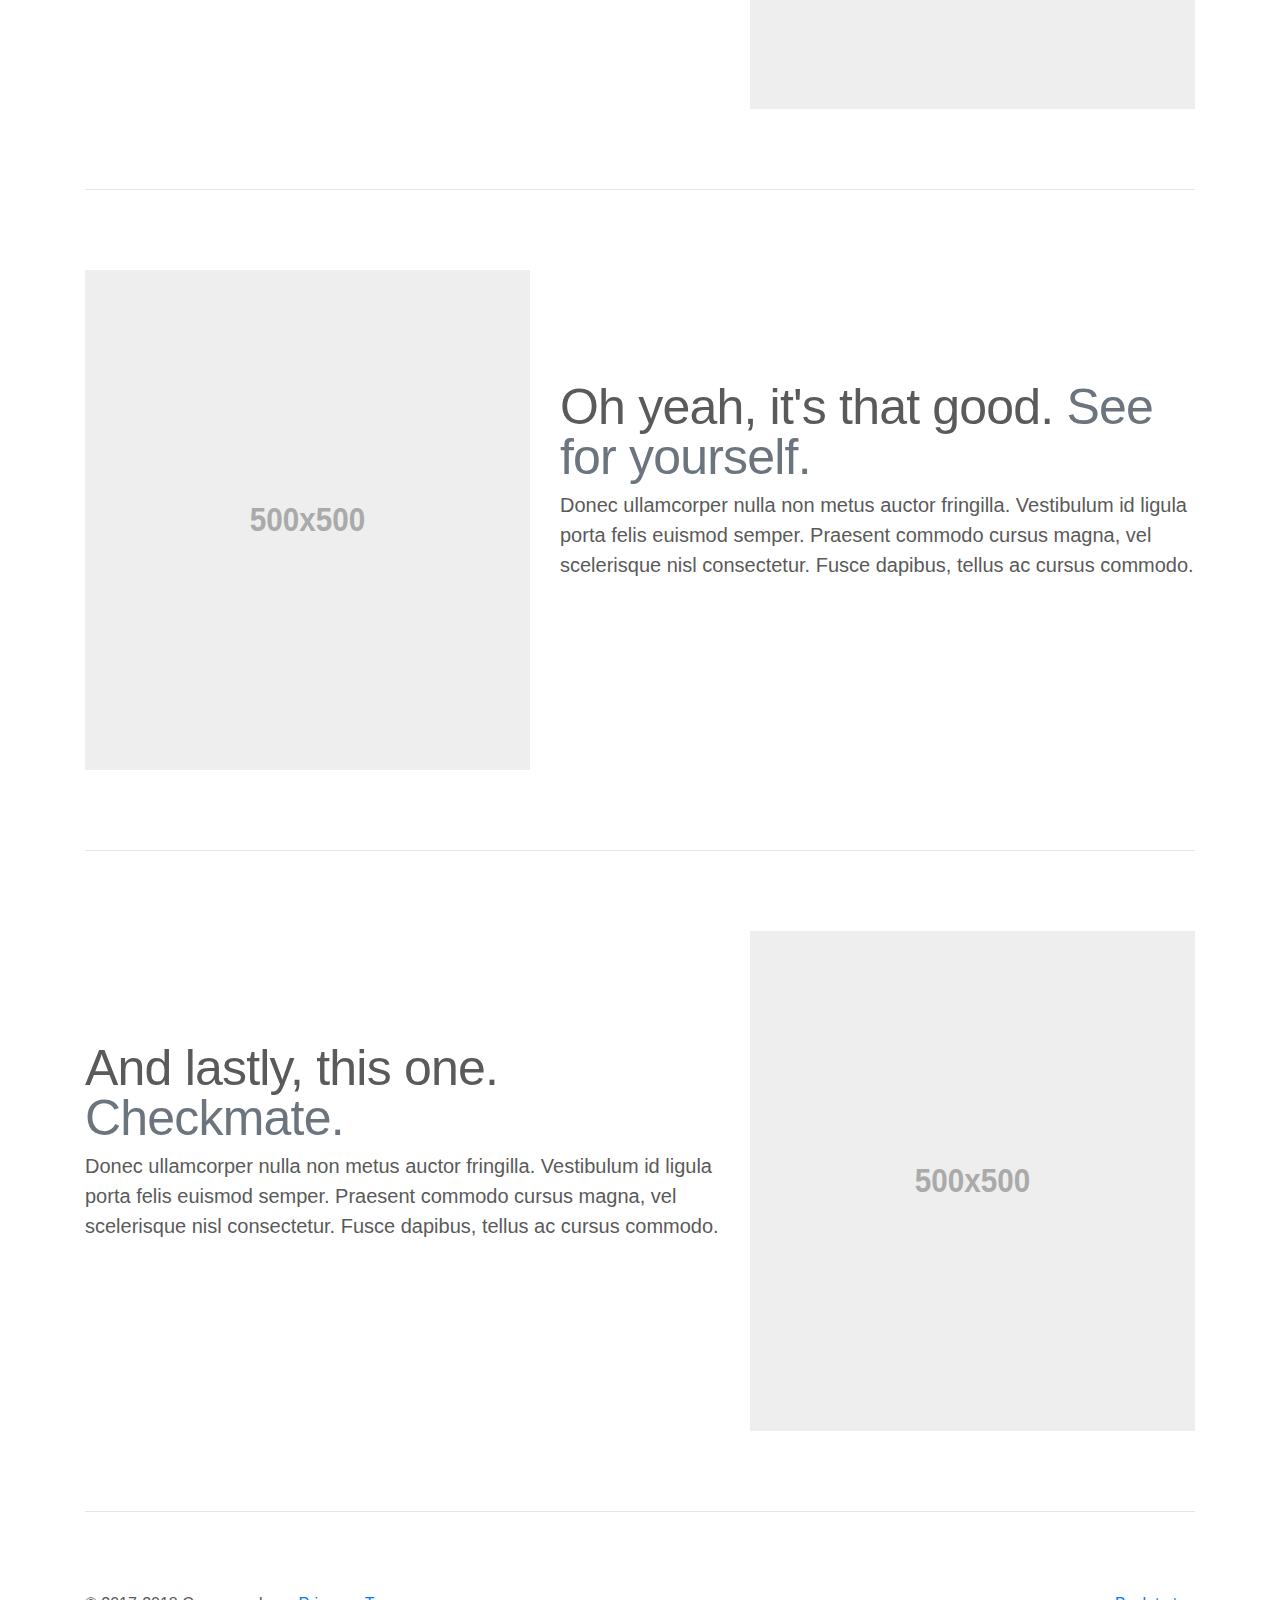
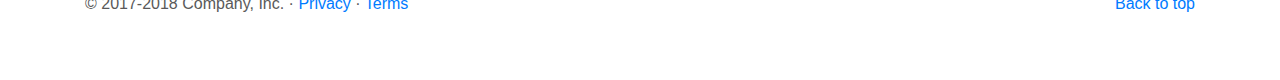
<file: bootstrap-4.0.0/docs/4.0/examples/carousel/index.html>
<!doctype html>
<html lang="en">
  <head>
    <meta charset="utf-8">
    <meta name="viewport" content="width=device-width, initial-scale=1, shrink-to-fit=no">
    <meta name="description" content="">
    <meta name="author" content="">
    <link rel="icon" href="../../../../favicon.ico">

    <title>Carousel Template for Bootstrap</title>

    <!-- Bootstrap core CSS -->
    <link href="../../../../dist/css/bootstrap.min.css" rel="stylesheet">

    <!-- Custom styles for this template -->
    <link href="carousel.css" rel="stylesheet">
  </head>
  <body>

    <header>
      <nav class="navbar navbar-expand-md navbar-dark fixed-top bg-dark">
        <a class="navbar-brand" href="#">Carousel</a>
        <button class="navbar-toggler" type="button" data-toggle="collapse" data-target="#navbarCollapse" aria-controls="navbarCollapse" aria-expanded="false" aria-label="Toggle navigation">
          <span class="navbar-toggler-icon"></span>
        </button>
        <div class="collapse navbar-collapse" id="navbarCollapse">
          <ul class="navbar-nav mr-auto">
            <li class="nav-item active">
              <a class="nav-link" href="#">Home <span class="sr-only">(current)</span></a>
            </li>
            <li class="nav-item">
              <a class="nav-link" href="#">Link</a>
            </li>
            <li class="nav-item">
              <a class="nav-link disabled" href="#">Disabled</a>
            </li>
          </ul>
          <form class="form-inline mt-2 mt-md-0">
            <input class="form-control mr-sm-2" type="text" placeholder="Search" aria-label="Search">
            <button class="btn btn-outline-success my-2 my-sm-0" type="submit">Search</button>
          </form>
        </div>
      </nav>
    </header>

    <main role="main">

      <div id="myCarousel" class="carousel slide" data-ride="carousel">
        <ol class="carousel-indicators">
          <li data-target="#myCarousel" data-slide-to="0" class="active"></li>
          <li data-target="#myCarousel" data-slide-to="1"></li>
          <li data-target="#myCarousel" data-slide-to="2"></li>
        </ol>
        <div class="carousel-inner">
          <div class="carousel-item active">
            <img class="first-slide" src="[data-uri]" alt="First slide">
            <div class="container">
              <div class="carousel-caption text-left">
                <h1>Example headline.</h1>
                <p>Cras justo odio, dapibus ac facilisis in, egestas eget quam. Donec id elit non mi porta gravida at eget metus. Nullam id dolor id nibh ultricies vehicula ut id elit.</p>
                <p><a class="btn btn-lg btn-primary" href="#" role="button">Sign up today</a></p>
              </div>
            </div>
          </div>
          <div class="carousel-item">
            <img class="second-slide" src="[data-uri]" alt="Second slide">
            <div class="container">
              <div class="carousel-caption">
                <h1>Another example headline.</h1>
                <p>Cras justo odio, dapibus ac facilisis in, egestas eget quam. Donec id elit non mi porta gravida at eget metus. Nullam id dolor id nibh ultricies vehicula ut id elit.</p>
                <p><a class="btn btn-lg btn-primary" href="#" role="button">Learn more</a></p>
              </div>
            </div>
          </div>
          <div class="carousel-item">
            <img class="third-slide" src="[data-uri]" alt="Third slide">
            <div class="container">
              <div class="carousel-caption text-right">
                <h1>One more for good measure.</h1>
                <p>Cras justo odio, dapibus ac facilisis in, egestas eget quam. Donec id elit non mi porta gravida at eget metus. Nullam id dolor id nibh ultricies vehicula ut id elit.</p>
                <p><a class="btn btn-lg btn-primary" href="#" role="button">Browse gallery</a></p>
              </div>
            </div>
          </div>
        </div>
        <a class="carousel-control-prev" href="#myCarousel" role="button" data-slide="prev">
          <span class="carousel-control-prev-icon" aria-hidden="true"></span>
          <span class="sr-only">Previous</span>
        </a>
        <a class="carousel-control-next" href="#myCarousel" role="button" data-slide="next">
          <span class="carousel-control-next-icon" aria-hidden="true"></span>
          <span class="sr-only">Next</span>
        </a>
      </div>


      <!-- Marketing messaging and featurettes
      ================================================== -->
      <!-- Wrap the rest of the page in another container to center all the content. -->

      <div class="container marketing">

        <!-- Three columns of text below the carousel -->
        <div class="row">
          <div class="col-lg-4">
            <img class="rounded-circle" src="[data-uri]" alt="Generic placeholder image" width="140" height="140">
            <h2>Heading</h2>
            <p>Donec sed odio dui. Etiam porta sem malesuada magna mollis euismod. Nullam id dolor id nibh ultricies vehicula ut id elit. Morbi leo risus, porta ac consectetur ac, vestibulum at eros. Praesent commodo cursus magna.</p>
            <p><a class="btn btn-secondary" href="#" role="button">View details &raquo;</a></p>
          </div><!-- /.col-lg-4 -->
          <div class="col-lg-4">
            <img class="rounded-circle" src="[data-uri]" alt="Generic placeholder image" width="140" height="140">
            <h2>Heading</h2>
            <p>Duis mollis, est non commodo luctus, nisi erat porttitor ligula, eget lacinia odio sem nec elit. Cras mattis consectetur purus sit amet fermentum. Fusce dapibus, tellus ac cursus commodo, tortor mauris condimentum nibh.</p>
            <p><a class="btn btn-secondary" href="#" role="button">View details &raquo;</a></p>
          </div><!-- /.col-lg-4 -->
          <div class="col-lg-4">
            <img class="rounded-circle" src="[data-uri]" alt="Generic placeholder image" width="140" height="140">
            <h2>Heading</h2>
            <p>Donec sed odio dui. Cras justo odio, dapibus ac facilisis in, egestas eget quam. Vestibulum id ligula porta felis euismod semper. Fusce dapibus, tellus ac cursus commodo, tortor mauris condimentum nibh, ut fermentum massa justo sit amet risus.</p>
            <p><a class="btn btn-secondary" href="#" role="button">View details &raquo;</a></p>
          </div><!-- /.col-lg-4 -->
        </div><!-- /.row -->


        <!-- START THE FEATURETTES -->

        <hr class="featurette-divider">

        <div class="row featurette">
          <div class="col-md-7">
            <h2 class="featurette-heading">First featurette heading. <span class="text-muted">It'll blow your mind.</span></h2>
            <p class="lead">Donec ullamcorper nulla non metus auctor fringilla. Vestibulum id ligula porta felis euismod semper. Praesent commodo cursus magna, vel scelerisque nisl consectetur. Fusce dapibus, tellus ac cursus commodo.</p>
          </div>
          <div class="col-md-5">
            <img class="featurette-image img-fluid mx-auto" data-src="holder.js/500x500/auto" alt="Generic placeholder image">
          </div>
        </div>

        <hr class="featurette-divider">

        <div class="row featurette">
          <div class="col-md-7 order-md-2">
            <h2 class="featurette-heading">Oh yeah, it's that good. <span class="text-muted">See for yourself.</span></h2>
            <p class="lead">Donec ullamcorper nulla non metus auctor fringilla. Vestibulum id ligula porta felis euismod semper. Praesent commodo cursus magna, vel scelerisque nisl consectetur. Fusce dapibus, tellus ac cursus commodo.</p>
          </div>
          <div class="col-md-5 order-md-1">
            <img class="featurette-image img-fluid mx-auto" data-src="holder.js/500x500/auto" alt="Generic placeholder image">
          </div>
        </div>

        <hr class="featurette-divider">

        <div class="row featurette">
          <div class="col-md-7">
            <h2 class="featurette-heading">And lastly, this one. <span class="text-muted">Checkmate.</span></h2>
            <p class="lead">Donec ullamcorper nulla non metus auctor fringilla. Vestibulum id ligula porta felis euismod semper. Praesent commodo cursus magna, vel scelerisque nisl consectetur. Fusce dapibus, tellus ac cursus commodo.</p>
          </div>
          <div class="col-md-5">
            <img class="featurette-image img-fluid mx-auto" data-src="holder.js/500x500/auto" alt="Generic placeholder image">
          </div>
        </div>

        <hr class="featurette-divider">

        <!-- /END THE FEATURETTES -->

      </div><!-- /.container -->


      <!-- FOOTER -->
      <footer class="container">
        <p class="float-right"><a href="#">Back to top</a></p>
        <p>&copy; 2017-2018 Company, Inc. &middot; <a href="#">Privacy</a> &middot; <a href="#">Terms</a></p>
      </footer>
    </main>

    <!-- Bootstrap core JavaScript
    ================================================== -->
    <!-- Placed at the end of the document so the pages load faster -->
    <script src="https://code.jquery.com/jquery-3.2.1.slim.min.js" integrity="sha384-KJ3o2DKtIkvYIK3UENzmM7KCkRr/rE9/Qpg6aAZGJwFDMVNA/GpGFF93hXpG5KkN" crossorigin="anonymous"></script>
    <script>window.jQuery || document.write('<script src="../../../../assets/js/vendor/jquery-slim.min.js"><\/script>')</script>
    <script src="../../../../assets/js/vendor/popper.min.js"></script>
    <script src="../../../../dist/js/bootstrap.min.js"></script>
    <!-- Just to make our placeholder images work. Don't actually copy the next line! -->
    <script src="../../../../assets/js/vendor/holder.min.js"></script>
  </body>
</html>
</file>
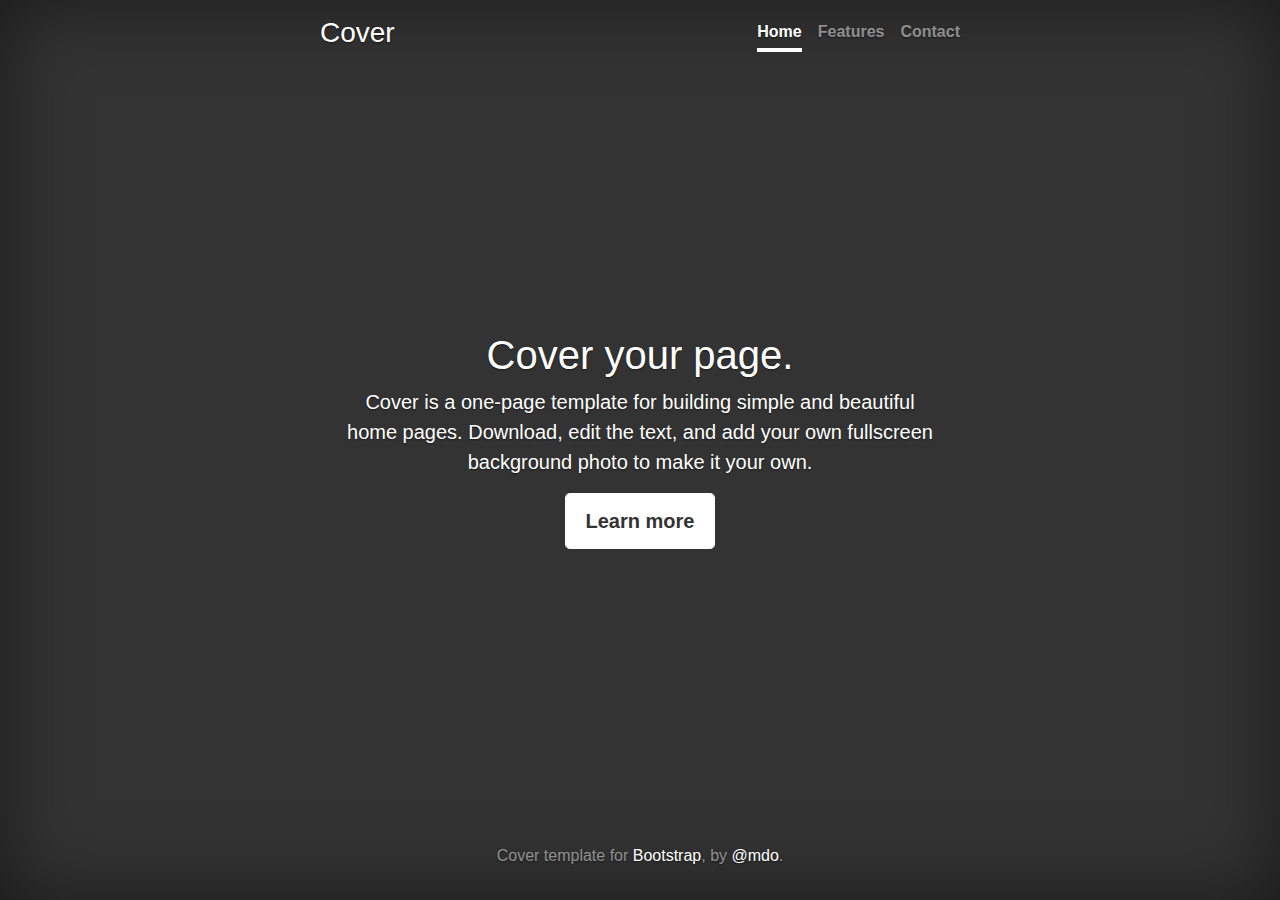
<file: bootstrap-4.0.0/docs/4.0/examples/cover/index.html>
<!doctype html>
<html lang="en">
  <head>
    <meta charset="utf-8">
    <meta name="viewport" content="width=device-width, initial-scale=1, shrink-to-fit=no">
    <meta name="description" content="">
    <meta name="author" content="">
    <link rel="icon" href="../../../../favicon.ico">

    <title>Cover Template for Bootstrap</title>

    <!-- Bootstrap core CSS -->
    <link href="../../../../dist/css/bootstrap.min.css" rel="stylesheet">

    <!-- Custom styles for this template -->
    <link href="cover.css" rel="stylesheet">
  </head>

  <body class="text-center">

    <div class="cover-container d-flex h-100 p-3 mx-auto flex-column">
      <header class="masthead mb-auto">
        <div class="inner">
          <h3 class="masthead-brand">Cover</h3>
          <nav class="nav nav-masthead justify-content-center">
            <a class="nav-link active" href="#">Home</a>
            <a class="nav-link" href="#">Features</a>
            <a class="nav-link" href="#">Contact</a>
          </nav>
        </div>
      </header>

      <main role="main" class="inner cover">
        <h1 class="cover-heading">Cover your page.</h1>
        <p class="lead">Cover is a one-page template for building simple and beautiful home pages. Download, edit the text, and add your own fullscreen background photo to make it your own.</p>
        <p class="lead">
          <a href="#" class="btn btn-lg btn-secondary">Learn more</a>
        </p>
      </main>

      <footer class="mastfoot mt-auto">
        <div class="inner">
          <p>Cover template for <a href="https://getbootstrap.com/">Bootstrap</a>, by <a href="https://twitter.com/mdo">@mdo</a>.</p>
        </div>
      </footer>
    </div>


    <!-- Bootstrap core JavaScript
    ================================================== -->
    <!-- Placed at the end of the document so the pages load faster -->
    <script src="https://code.jquery.com/jquery-3.2.1.slim.min.js" integrity="sha384-KJ3o2DKtIkvYIK3UENzmM7KCkRr/rE9/Qpg6aAZGJwFDMVNA/GpGFF93hXpG5KkN" crossorigin="anonymous"></script>
    <script>window.jQuery || document.write('<script src="../../../../assets/js/vendor/jquery-slim.min.js"><\/script>')</script>
    <script src="../../../../assets/js/vendor/popper.min.js"></script>
    <script src="../../../../dist/js/bootstrap.min.js"></script>
  </body>
</html>
</file>
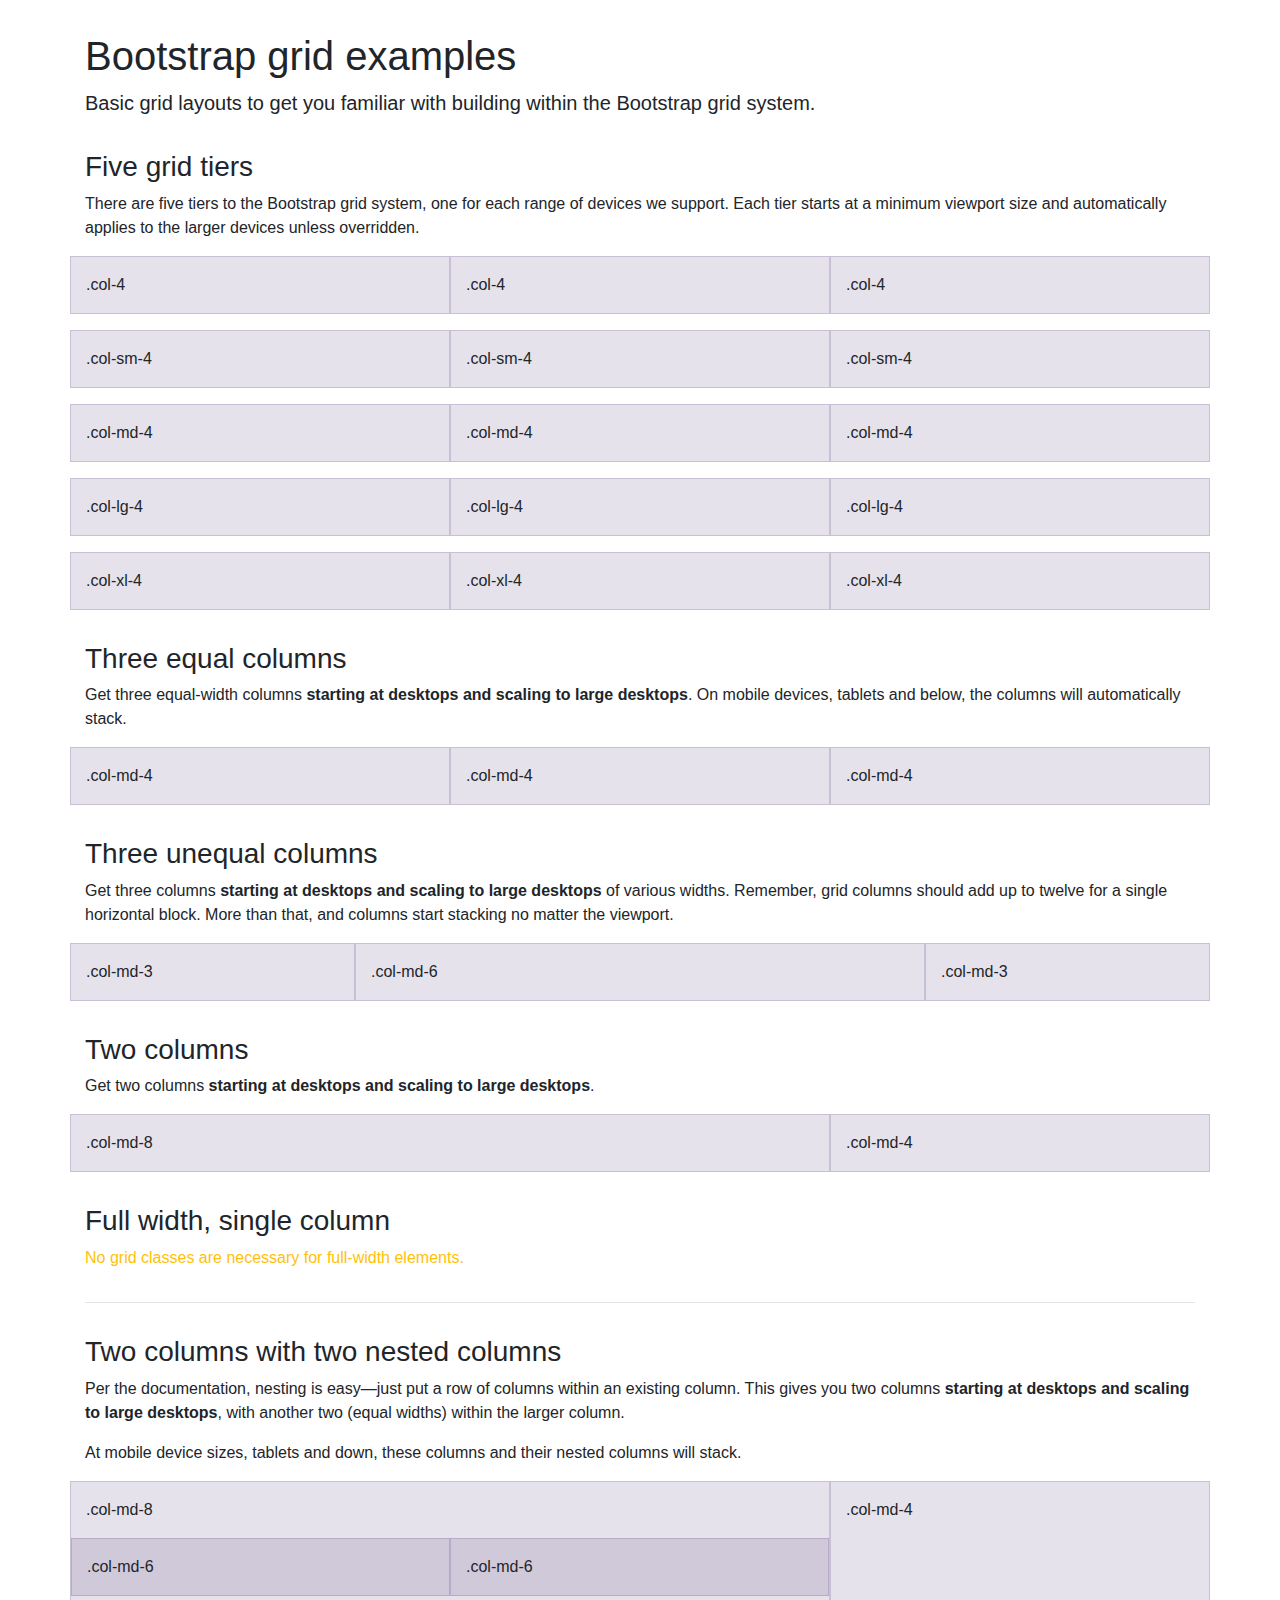
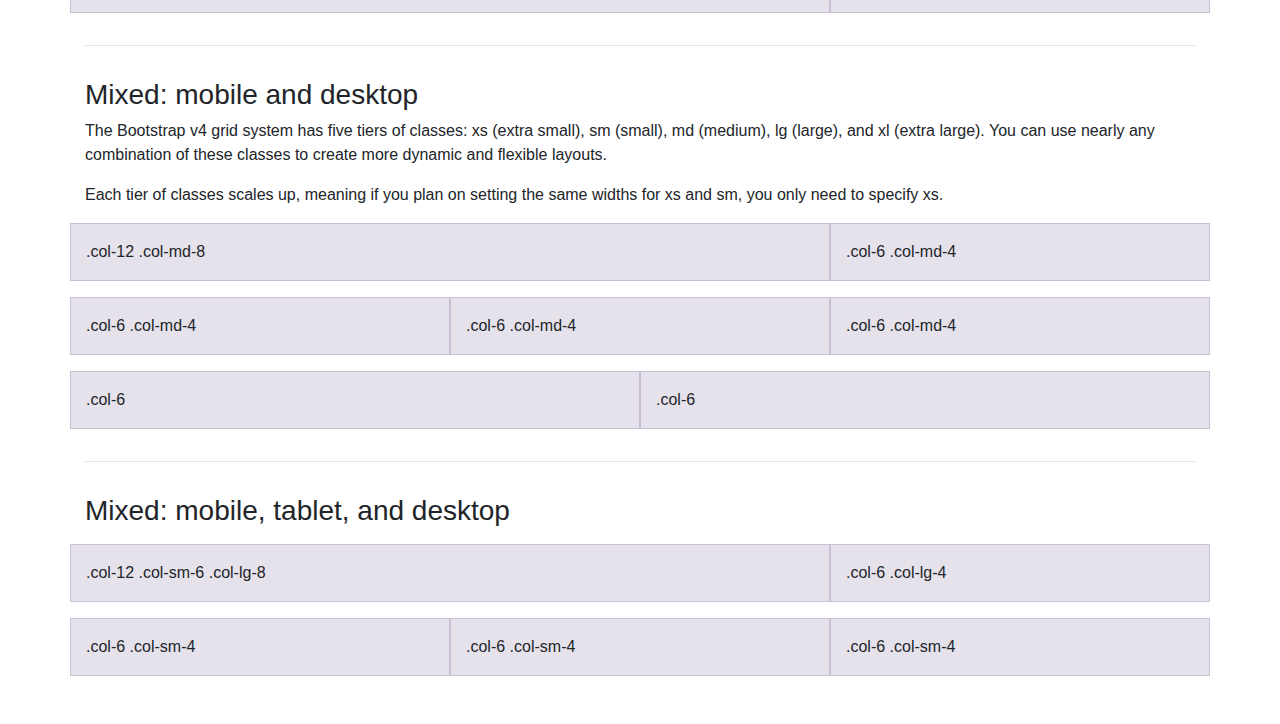
<file: bootstrap-4.0.0/docs/4.0/examples/grid/index.html>
<!doctype html>
<html lang="en">
  <head>
    <meta charset="utf-8">
    <meta name="viewport" content="width=device-width, initial-scale=1, shrink-to-fit=no">
    <meta name="description" content="">
    <meta name="author" content="">
    <link rel="icon" href="../../../../favicon.ico">

    <title>Grid Template for Bootstrap</title>

    <!-- Bootstrap core CSS -->
    <link href="../../../../dist/css/bootstrap.min.css" rel="stylesheet">

    <!-- Custom styles for this template -->
    <link href="grid.css" rel="stylesheet">
  </head>

  <body>
    <div class="container">

      <h1>Bootstrap grid examples</h1>
      <p class="lead">Basic grid layouts to get you familiar with building within the Bootstrap grid system.</p>

      <h3>Five grid tiers</h3>
      <p>There are five tiers to the Bootstrap grid system, one for each range of devices we support. Each tier starts at a minimum viewport size and automatically applies to the larger devices unless overridden.</p>

      <div class="row">
        <div class="col-4">.col-4</div>
        <div class="col-4">.col-4</div>
        <div class="col-4">.col-4</div>
      </div>

      <div class="row">
        <div class="col-sm-4">.col-sm-4</div>
        <div class="col-sm-4">.col-sm-4</div>
        <div class="col-sm-4">.col-sm-4</div>
      </div>

      <div class="row">
        <div class="col-md-4">.col-md-4</div>
        <div class="col-md-4">.col-md-4</div>
        <div class="col-md-4">.col-md-4</div>
      </div>

      <div class="row">
        <div class="col-lg-4">.col-lg-4</div>
        <div class="col-lg-4">.col-lg-4</div>
        <div class="col-lg-4">.col-lg-4</div>
      </div>

      <div class="row">
        <div class="col-xl-4">.col-xl-4</div>
        <div class="col-xl-4">.col-xl-4</div>
        <div class="col-xl-4">.col-xl-4</div>
      </div>

      <h3>Three equal columns</h3>
      <p>Get three equal-width columns <strong>starting at desktops and scaling to large desktops</strong>. On mobile devices, tablets and below, the columns will automatically stack.</p>
      <div class="row">
        <div class="col-md-4">.col-md-4</div>
        <div class="col-md-4">.col-md-4</div>
        <div class="col-md-4">.col-md-4</div>
      </div>

      <h3>Three unequal columns</h3>
      <p>Get three columns <strong>starting at desktops and scaling to large desktops</strong> of various widths. Remember, grid columns should add up to twelve for a single horizontal block. More than that, and columns start stacking no matter the viewport.</p>
      <div class="row">
        <div class="col-md-3">.col-md-3</div>
        <div class="col-md-6">.col-md-6</div>
        <div class="col-md-3">.col-md-3</div>
      </div>

      <h3>Two columns</h3>
      <p>Get two columns <strong>starting at desktops and scaling to large desktops</strong>.</p>
      <div class="row">
        <div class="col-md-8">.col-md-8</div>
        <div class="col-md-4">.col-md-4</div>
      </div>

      <h3>Full width, single column</h3>
      <p class="text-warning">No grid classes are necessary for full-width elements.</p>

      <hr>

      <h3>Two columns with two nested columns</h3>
      <p>Per the documentation, nesting is easy—just put a row of columns within an existing column. This gives you two columns <strong>starting at desktops and scaling to large desktops</strong>, with another two (equal widths) within the larger column.</p>
      <p>At mobile device sizes, tablets and down, these columns and their nested columns will stack.</p>
      <div class="row">
        <div class="col-md-8">
          .col-md-8
          <div class="row">
            <div class="col-md-6">.col-md-6</div>
            <div class="col-md-6">.col-md-6</div>
          </div>
        </div>
        <div class="col-md-4">.col-md-4</div>
      </div>

      <hr>

      <h3>Mixed: mobile and desktop</h3>
      <p>The Bootstrap v4 grid system has five tiers of classes: xs (extra small), sm (small), md (medium), lg (large), and xl (extra large). You can use nearly any combination of these classes to create more dynamic and flexible layouts.</p>
      <p>Each tier of classes scales up, meaning if you plan on setting the same widths for xs and sm, you only need to specify xs.</p>
      <div class="row">
        <div class="col-12 col-md-8">.col-12 .col-md-8</div>
        <div class="col-6 col-md-4">.col-6 .col-md-4</div>
      </div>
      <div class="row">
        <div class="col-6 col-md-4">.col-6 .col-md-4</div>
        <div class="col-6 col-md-4">.col-6 .col-md-4</div>
        <div class="col-6 col-md-4">.col-6 .col-md-4</div>
      </div>
      <div class="row">
        <div class="col-6">.col-6</div>
        <div class="col-6">.col-6</div>
      </div>

      <hr>

      <h3>Mixed: mobile, tablet, and desktop</h3>
      <p></p>
      <div class="row">
        <div class="col-12 col-sm-6 col-lg-8">.col-12 .col-sm-6 .col-lg-8</div>
        <div class="col-6 col-lg-4">.col-6 .col-lg-4</div>
      </div>
      <div class="row">
        <div class="col-6 col-sm-4">.col-6 .col-sm-4</div>
        <div class="col-6 col-sm-4">.col-6 .col-sm-4</div>
        <div class="col-6 col-sm-4">.col-6 .col-sm-4</div>
      </div>

    </div> <!-- /container -->
  </body>
</html>
</file>
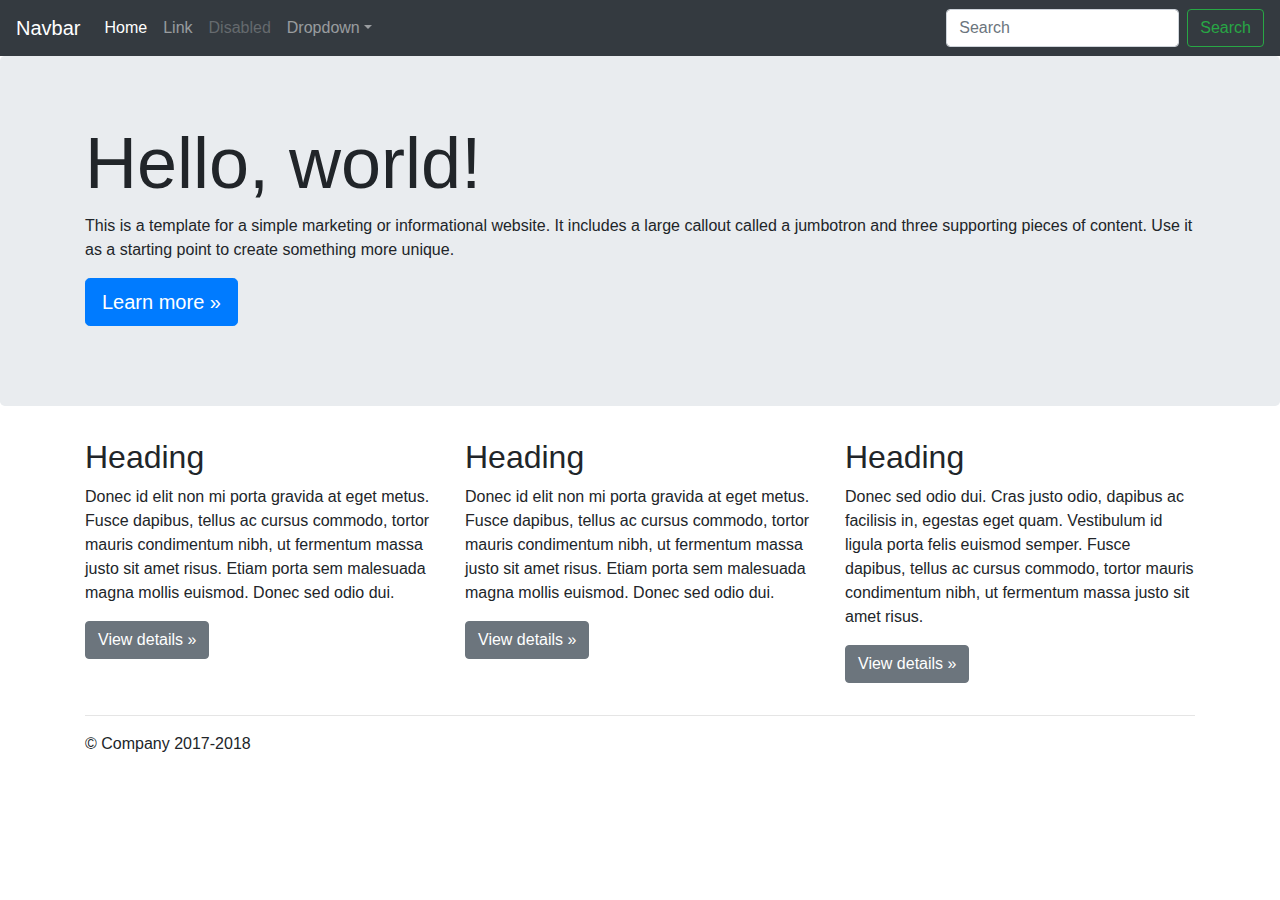
<file: bootstrap-4.0.0/docs/4.0/examples/jumbotron/index.html>
<!doctype html>
<html lang="en">
  <head>
    <meta charset="utf-8">
    <meta name="viewport" content="width=device-width, initial-scale=1, shrink-to-fit=no">
    <meta name="description" content="">
    <meta name="author" content="">
    <link rel="icon" href="../../../../favicon.ico">

    <title>Jumbotron Template for Bootstrap</title>

    <!-- Bootstrap core CSS -->
    <link href="../../../../dist/css/bootstrap.min.css" rel="stylesheet">

    <!-- Custom styles for this template -->
    <link href="jumbotron.css" rel="stylesheet">
  </head>

  <body>

    <nav class="navbar navbar-expand-md navbar-dark fixed-top bg-dark">
      <a class="navbar-brand" href="#">Navbar</a>
      <button class="navbar-toggler" type="button" data-toggle="collapse" data-target="#navbarsExampleDefault" aria-controls="navbarsExampleDefault" aria-expanded="false" aria-label="Toggle navigation">
        <span class="navbar-toggler-icon"></span>
      </button>

      <div class="collapse navbar-collapse" id="navbarsExampleDefault">
        <ul class="navbar-nav mr-auto">
          <li class="nav-item active">
            <a class="nav-link" href="#">Home <span class="sr-only">(current)</span></a>
          </li>
          <li class="nav-item">
            <a class="nav-link" href="#">Link</a>
          </li>
          <li class="nav-item">
            <a class="nav-link disabled" href="#">Disabled</a>
          </li>
          <li class="nav-item dropdown">
            <a class="nav-link dropdown-toggle" href="http://example.com" id="dropdown01" data-toggle="dropdown" aria-haspopup="true" aria-expanded="false">Dropdown</a>
            <div class="dropdown-menu" aria-labelledby="dropdown01">
              <a class="dropdown-item" href="#">Action</a>
              <a class="dropdown-item" href="#">Another action</a>
              <a class="dropdown-item" href="#">Something else here</a>
            </div>
          </li>
        </ul>
        <form class="form-inline my-2 my-lg-0">
          <input class="form-control mr-sm-2" type="text" placeholder="Search" aria-label="Search">
          <button class="btn btn-outline-success my-2 my-sm-0" type="submit">Search</button>
        </form>
      </div>
    </nav>

    <main role="main">

      <!-- Main jumbotron for a primary marketing message or call to action -->
      <div class="jumbotron">
        <div class="container">
          <h1 class="display-3">Hello, world!</h1>
          <p>This is a template for a simple marketing or informational website. It includes a large callout called a jumbotron and three supporting pieces of content. Use it as a starting point to create something more unique.</p>
          <p><a class="btn btn-primary btn-lg" href="#" role="button">Learn more &raquo;</a></p>
        </div>
      </div>

      <div class="container">
        <!-- Example row of columns -->
        <div class="row">
          <div class="col-md-4">
            <h2>Heading</h2>
            <p>Donec id elit non mi porta gravida at eget metus. Fusce dapibus, tellus ac cursus commodo, tortor mauris condimentum nibh, ut fermentum massa justo sit amet risus. Etiam porta sem malesuada magna mollis euismod. Donec sed odio dui. </p>
            <p><a class="btn btn-secondary" href="#" role="button">View details &raquo;</a></p>
          </div>
          <div class="col-md-4">
            <h2>Heading</h2>
            <p>Donec id elit non mi porta gravida at eget metus. Fusce dapibus, tellus ac cursus commodo, tortor mauris condimentum nibh, ut fermentum massa justo sit amet risus. Etiam porta sem malesuada magna mollis euismod. Donec sed odio dui. </p>
            <p><a class="btn btn-secondary" href="#" role="button">View details &raquo;</a></p>
          </div>
          <div class="col-md-4">
            <h2>Heading</h2>
            <p>Donec sed odio dui. Cras justo odio, dapibus ac facilisis in, egestas eget quam. Vestibulum id ligula porta felis euismod semper. Fusce dapibus, tellus ac cursus commodo, tortor mauris condimentum nibh, ut fermentum massa justo sit amet risus.</p>
            <p><a class="btn btn-secondary" href="#" role="button">View details &raquo;</a></p>
          </div>
        </div>

        <hr>

      </div> <!-- /container -->

    </main>

    <footer class="container">
      <p>&copy; Company 2017-2018</p>
    </footer>

    <!-- Bootstrap core JavaScript
    ================================================== -->
    <!-- Placed at the end of the document so the pages load faster -->
    <script src="https://code.jquery.com/jquery-3.2.1.slim.min.js" integrity="sha384-KJ3o2DKtIkvYIK3UENzmM7KCkRr/rE9/Qpg6aAZGJwFDMVNA/GpGFF93hXpG5KkN" crossorigin="anonymous"></script>
    <script>window.jQuery || document.write('<script src="../../../../assets/js/vendor/jquery-slim.min.js"><\/script>')</script>
    <script src="../../../../assets/js/vendor/popper.min.js"></script>
    <script src="../../../../dist/js/bootstrap.min.js"></script>
  </body>
</html>
</file>
<file: bootstrap-4.0.0/docs/4.0/examples/album/album.css>
:root {
  --jumbotron-padding-y: 3rem;
}

.jumbotron {
  padding-top: var(--jumbotron-padding-y);
  padding-bottom: var(--jumbotron-padding-y);
  margin-bottom: 0;
  background-color: #fff;
}
@media (min-width: 768px) {
  .jumbotron {
    padding-top: calc(var(--jumbotron-padding-y) * 2);
    padding-bottom: calc(var(--jumbotron-padding-y) * 2);
  }
}

.jumbotron p:last-child {
  margin-bottom: 0;
}

.jumbotron-heading {
  font-weight: 300;
}

.jumbotron .container {
  max-width: 40rem;
}

footer {
  padding-top: 3rem;
  padding-bottom: 3rem;
}

footer p {
  margin-bottom: .25rem;
}

.box-shadow { box-shadow: 0 .25rem .75rem rgba(0, 0, 0, .05); }
</file>
<file: bootstrap-4.0.0/docs/4.0/examples/blog/blog.css>
/* stylelint-disable selector-list-comma-newline-after */

.blog-header {
  line-height: 1;
  border-bottom: 1px solid #e5e5e5;
}

.blog-header-logo {
  font-family: "Playfair Display", Georgia, "Times New Roman", serif;
  font-size: 2.25rem;
}

.blog-header-logo:hover {
  text-decoration: none;
}

h1, h2, h3, h4, h5, h6 {
  font-family: "Playfair Display", Georgia, "Times New Roman", serif;
}

.display-4 {
  font-size: 2.5rem;
}
@media (min-width: 768px) {
  .display-4 {
    font-size: 3rem;
  }
}

.nav-scroller {
  position: relative;
  z-index: 2;
  height: 2.75rem;
  overflow-y: hidden;
}

.nav-scroller .nav {
  display: -webkit-box;
  display: -ms-flexbox;
  display: flex;
  -ms-flex-wrap: nowrap;
  flex-wrap: nowrap;
  padding-bottom: 1rem;
  margin-top: -1px;
  overflow-x: auto;
  text-align: center;
  white-space: nowrap;
  -webkit-overflow-scrolling: touch;
}

.nav-scroller .nav-link {
  padding-top: .75rem;
  padding-bottom: .75rem;
  font-size: .875rem;
}

.card-img-right {
  height: 100%;
  border-radius: 0 3px 3px 0;
}

.flex-auto {
  -ms-flex: 0 0 auto;
  -webkit-box-flex: 0;
  flex: 0 0 auto;
}

.h-250 { height: 250px; }
@media (min-width: 768px) {
  .h-md-250 { height: 250px; }
}

.border-top { border-top: 1px solid #e5e5e5; }
.border-bottom { border-bottom: 1px solid #e5e5e5; }

.box-shadow { box-shadow: 0 .25rem .75rem rgba(0, 0, 0, .05); }

/*
 * Blog name and description
 */
.blog-title {
  margin-bottom: 0;
  font-size: 2rem;
  font-weight: 400;
}
.blog-description {
  font-size: 1.1rem;
  color: #999;
}

@media (min-width: 40em) {
  .blog-title {
    font-size: 3.5rem;
  }
}

/* Pagination */
.blog-pagination {
  margin-bottom: 4rem;
}
.blog-pagination > .btn {
  border-radius: 2rem;
}

/*
 * Blog posts
 */
.blog-post {
  margin-bottom: 4rem;
}
.blog-post-title {
  margin-bottom: .25rem;
  font-size: 2.5rem;
}
.blog-post-meta {
  margin-bottom: 1.25rem;
  color: #999;
}

/*
 * Footer
 */
.blog-footer {
  padding: 2.5rem 0;
  color: #999;
  text-align: center;
  background-color: #f9f9f9;
  border-top: .05rem solid #e5e5e5;
}
.blog-footer p:last-child {
  margin-bottom: 0;
}
</file>
<file: bootstrap-4.0.0/docs/4.0/examples/carousel/carousel.css>
/* GLOBAL STYLES
-------------------------------------------------- */
/* Padding below the footer and lighter body text */

body {
  padding-top: 3rem;
  padding-bottom: 3rem;
  color: #5a5a5a;
}


/* CUSTOMIZE THE CAROUSEL
-------------------------------------------------- */

/* Carousel base class */
.carousel {
  margin-bottom: 4rem;
}
/* Since positioning the image, we need to help out the caption */
.carousel-caption {
  bottom: 3rem;
  z-index: 10;
}

/* Declare heights because of positioning of img element */
.carousel-item {
  height: 32rem;
  background-color: #777;
}
.carousel-item > img {
  position: absolute;
  top: 0;
  left: 0;
  min-width: 100%;
  height: 32rem;
}


/* MARKETING CONTENT
-------------------------------------------------- */

/* Center align the text within the three columns below the carousel */
.marketing .col-lg-4 {
  margin-bottom: 1.5rem;
  text-align: center;
}
.marketing h2 {
  font-weight: 400;
}
.marketing .col-lg-4 p {
  margin-right: .75rem;
  margin-left: .75rem;
}


/* Featurettes
------------------------- */

.featurette-divider {
  margin: 5rem 0; /* Space out the Bootstrap <hr> more */
}

/* Thin out the marketing headings */
.featurette-heading {
  font-weight: 300;
  line-height: 1;
  letter-spacing: -.05rem;
}


/* RESPONSIVE CSS
-------------------------------------------------- */

@media (min-width: 40em) {
  /* Bump up size of carousel content */
  .carousel-caption p {
    margin-bottom: 1.25rem;
    font-size: 1.25rem;
    line-height: 1.4;
  }

  .featurette-heading {
    font-size: 50px;
  }
}

@media (min-width: 62em) {
  .featurette-heading {
    margin-top: 7rem;
  }
}
</file>
<file: bootstrap-4.0.0/docs/4.0/examples/cover/cover.css>
/*
 * Globals
 */

/* Links */
a,
a:focus,
a:hover {
  color: #fff;
}

/* Custom default button */
.btn-secondary,
.btn-secondary:hover,
.btn-secondary:focus {
  color: #333;
  text-shadow: none; /* Prevent inheritance from `body` */
  background-color: #fff;
  border: .05rem solid #fff;
}


/*
 * Base structure
 */

html,
body {
  height: 100%;
  background-color: #333;
}

body {
  display: -ms-flexbox;
  display: -webkit-box;
  display: flex;
  -ms-flex-pack: center;
  -webkit-box-pack: center;
  justify-content: center;
  color: #fff;
  text-shadow: 0 .05rem .1rem rgba(0, 0, 0, .5);
  box-shadow: inset 0 0 5rem rgba(0, 0, 0, .5);
}

.cover-container {
  max-width: 42em;
}


/*
 * Header
 */
.masthead {
  margin-bottom: 2rem;
}

.masthead-brand {
  margin-bottom: 0;
}

.nav-masthead .nav-link {
  padding: .25rem 0;
  font-weight: 700;
  color: rgba(255, 255, 255, .5);
  background-color: transparent;
  border-bottom: .25rem solid transparent;
}

.nav-masthead .nav-link:hover,
.nav-masthead .nav-link:focus {
  border-bottom-color: rgba(255, 255, 255, .25);
}

.nav-masthead .nav-link + .nav-link {
  margin-left: 1rem;
}

.nav-masthead .active {
  color: #fff;
  border-bottom-color: #fff;
}

@media (min-width: 48em) {
  .masthead-brand {
    float: left;
  }
  .nav-masthead {
    float: right;
  }
}


/*
 * Cover
 */
.cover {
  padding: 0 1.5rem;
}
.cover .btn-lg {
  padding: .75rem 1.25rem;
  font-weight: 700;
}


/*
 * Footer
 */
.mastfoot {
  color: rgba(255, 255, 255, .5);
}
</file>
<file: bootstrap-4.0.0/docs/4.0/examples/grid/grid.css>
body {
  padding-top: 2rem;
  padding-bottom: 2rem;
}

h3 {
  margin-top: 2rem;
}

.row {
  margin-bottom: 1rem;
}
.row .row {
  margin-top: 1rem;
  margin-bottom: 0;
}
[class*="col-"] {
  padding-top: 1rem;
  padding-bottom: 1rem;
  background-color: rgba(86, 61, 124, .15);
  border: 1px solid rgba(86, 61, 124, .2);
}

hr {
  margin-top: 2rem;
  margin-bottom: 2rem;
}
</file>
<file: bootstrap-4.0.0/docs/4.0/examples/jumbotron/jumbotron.css>
/* Move down content because we have a fixed navbar that is 3.5rem tall */
body {
  padding-top: 3.5rem;
}
</file>
<file: bootstrap-4.0.0/js/tests/vendor/qunit.css>
/*!
 * QUnit 2.4.1
 * https://qunitjs.com/
 *
 * Copyright jQuery Foundation and other contributors
 * Released under the MIT license
 * https://jquery.org/license
 *
 * Date: 2017-10-22T05:12Z
 */

/** Font Family and Sizes */

#qunit-tests, #qunit-header, #qunit-banner, #qunit-testrunner-toolbar, #qunit-filteredTest, #qunit-userAgent, #qunit-testresult {
	font-family: "Helvetica Neue Light", "HelveticaNeue-Light", "Helvetica Neue", Calibri, Helvetica, Arial, sans-serif;
}

#qunit-testrunner-toolbar, #qunit-filteredTest, #qunit-userAgent, #qunit-testresult, #qunit-tests li { font-size: small; }
#qunit-tests { font-size: smaller; }


/** Resets */

#qunit-tests, #qunit-header, #qunit-banner, #qunit-filteredTest, #qunit-userAgent, #qunit-testresult, #qunit-modulefilter {
	margin: 0;
	padding: 0;
}


/** Header (excluding toolbar) */

#qunit-header {
	padding: 0.5em 0 0.5em 1em;

	color: #8699A4;
	background-color: #0D3349;

	font-size: 1.5em;
	line-height: 1em;
	font-weight: 400;

	border-radius: 5px 5px 0 0;
}

#qunit-header a {
	text-decoration: none;
	color: #C2CCD1;
}

#qunit-header a:hover,
#qunit-header a:focus {
	color: #FFF;
}

#qunit-banner {
	height: 5px;
}

#qunit-filteredTest {
	padding: 0.5em 1em 0.5em 1em;
	color: #366097;
	background-color: #F4FF77;
}

#qunit-userAgent {
	padding: 0.5em 1em 0.5em 1em;
	color: #FFF;
	background-color: #2B81AF;
	text-shadow: rgba(0, 0, 0, 0.5) 2px 2px 1px;
}


/** Toolbar */

#qunit-testrunner-toolbar {
	padding: 0.5em 1em 0.5em 1em;
	color: #5E740B;
	background-color: #EEE;
}

#qunit-testrunner-toolbar .clearfix {
	height: 0;
	clear: both;
}

#qunit-testrunner-toolbar label {
	display: inline-block;
}

#qunit-testrunner-toolbar input[type=checkbox],
#qunit-testrunner-toolbar input[type=radio] {
	margin: 3px;
	vertical-align: -2px;
}

#qunit-testrunner-toolbar input[type=text] {
	box-sizing: border-box;
	height: 1.6em;
}

.qunit-url-config,
.qunit-filter,
#qunit-modulefilter {
	display: inline-block;
	line-height: 2.1em;
}

.qunit-filter,
#qunit-modulefilter {
	float: right;
	position: relative;
	margin-left: 1em;
}

.qunit-url-config label {
	margin-right: 0.5em;
}

#qunit-modulefilter-search {
	box-sizing: border-box;
	width: 400px;
}

#qunit-modulefilter-search-container:after {
	position: absolute;
	right: 0.3em;
	content: "\25bc";
	color: black;
}

#qunit-modulefilter-dropdown {
	/* align with #qunit-modulefilter-search */
	box-sizing: border-box;
	width: 400px;
	position: absolute;
	right: 0;
	top: 50%;
	margin-top: 0.8em;

	border: 1px solid #D3D3D3;
	border-top: none;
	border-radius: 0 0 .25em .25em;
	color: #000;
	background-color: #F5F5F5;
	z-index: 99;
}

#qunit-modulefilter-dropdown a {
	color: inherit;
	text-decoration: none;
}

#qunit-modulefilter-dropdown .clickable.checked {
	font-weight: bold;
	color: #000;
	background-color: #D2E0E6;
}

#qunit-modulefilter-dropdown .clickable:hover {
	color: #FFF;
	background-color: #0D3349;
}

#qunit-modulefilter-actions {
	display: block;
	overflow: auto;

	/* align with #qunit-modulefilter-dropdown-list */
	font: smaller/1.5em sans-serif;
}

#qunit-modulefilter-dropdown #qunit-modulefilter-actions > * {
	box-sizing: border-box;
	max-height: 2.8em;
	display: block;
	padding: 0.4em;
}

#qunit-modulefilter-dropdown #qunit-modulefilter-actions > button {
	float: right;
	font: inherit;
}

#qunit-modulefilter-dropdown #qunit-modulefilter-actions > :last-child {
	/* insert padding to align with checkbox margins */
	padding-left: 3px;
}

#qunit-modulefilter-dropdown-list {
	max-height: 200px;
	overflow-y: auto;
	margin: 0;
	border-top: 2px groove threedhighlight;
	padding: 0.4em 0 0;
	font: smaller/1.5em sans-serif;
}

#qunit-modulefilter-dropdown-list li {
	white-space: nowrap;
	overflow: hidden;
	text-overflow: ellipsis;
}

#qunit-modulefilter-dropdown-list .clickable {
	display: block;
	padding-left: 0.15em;
}


/** Tests: Pass/Fail */

#qunit-tests {
	list-style-position: inside;
}

#qunit-tests li {
	padding: 0.4em 1em 0.4em 1em;
	border-bottom: 1px solid #FFF;
	list-style-position: inside;
}

#qunit-tests > li {
	display: none;
}

#qunit-tests li.running,
#qunit-tests li.pass,
#qunit-tests li.fail,
#qunit-tests li.skipped,
#qunit-tests li.aborted {
	display: list-item;
}

#qunit-tests.hidepass {
	position: relative;
}

#qunit-tests.hidepass li.running,
#qunit-tests.hidepass li.pass:not(.todo) {
	visibility: hidden;
	position: absolute;
	width:   0;
	height:  0;
	padding: 0;
	border:  0;
	margin:  0;
}

#qunit-tests li strong {
	cursor: pointer;
}

#qunit-tests li.skipped strong {
	cursor: default;
}

#qunit-tests li a {
	padding: 0.5em;
	color: #C2CCD1;
	text-decoration: none;
}

#qunit-tests li p a {
	padding: 0.25em;
	color: #6B6464;
}
#qunit-tests li a:hover,
#qunit-tests li a:focus {
	color: #000;
}

#qunit-tests li .runtime {
	float: right;
	font-size: smaller;
}

.qunit-assert-list {
	margin-top: 0.5em;
	padding: 0.5em;

	background-color: #FFF;

	border-radius: 5px;
}

.qunit-source {
	margin: 0.6em 0 0.3em;
}

.qunit-collapsed {
	display: none;
}

#qunit-tests table {
	border-collapse: collapse;
	margin-top: 0.2em;
}

#qunit-tests th {
	text-align: right;
	vertical-align: top;
	padding: 0 0.5em 0 0;
}

#qunit-tests td {
	vertical-align: top;
}

#qunit-tests pre {
	margin: 0;
	white-space: pre-wrap;
	word-wrap: break-word;
}

#qunit-tests del {
	color: #374E0C;
	background-color: #E0F2BE;
	text-decoration: none;
}

#qunit-tests ins {
	color: #500;
	background-color: #FFCACA;
	text-decoration: none;
}

/*** Test Counts */

#qunit-tests b.counts                       { color: #000; }
#qunit-tests b.passed                       { color: #5E740B; }
#qunit-tests b.failed                       { color: #710909; }

#qunit-tests li li {
	padding: 5px;
	background-color: #FFF;
	border-bottom: none;
	list-style-position: inside;
}

/*** Passing Styles */

#qunit-tests li li.pass {
	color: #3C510C;
	background-color: #FFF;
	border-left: 10px solid #C6E746;
}

#qunit-tests .pass                          { color: #528CE0; background-color: #D2E0E6; }
#qunit-tests .pass .test-name               { color: #366097; }

#qunit-tests .pass .test-actual,
#qunit-tests .pass .test-expected           { color: #999; }

#qunit-banner.qunit-pass                    { background-color: #C6E746; }

/*** Failing Styles */

#qunit-tests li li.fail {
	color: #710909;
	background-color: #FFF;
	border-left: 10px solid #EE5757;
	white-space: pre;
}

#qunit-tests > li:last-child {
	border-radius: 0 0 5px 5px;
}

#qunit-tests .fail                          { color: #000; background-color: #EE5757; }
#qunit-tests .fail .test-name,
#qunit-tests .fail .module-name             { color: #000; }

#qunit-tests .fail .test-actual             { color: #EE5757; }
#qunit-tests .fail .test-expected           { color: #008000; }

#qunit-banner.qunit-fail                    { background-color: #EE5757; }


/*** Aborted tests */
#qunit-tests .aborted { color: #000; background-color: orange; }
/*** Skipped tests */

#qunit-tests .skipped {
	background-color: #EBECE9;
}

#qunit-tests .qunit-todo-label,
#qunit-tests .qunit-skipped-label {
	background-color: #F4FF77;
	display: inline-block;
	font-style: normal;
	color: #366097;
	line-height: 1.8em;
	padding: 0 0.5em;
	margin: -0.4em 0.4em -0.4em 0;
}

#qunit-tests .qunit-todo-label {
	background-color: #EEE;
}

/** Result */

#qunit-testresult {
	color: #2B81AF;
	background-color: #D2E0E6;

	border-bottom: 1px solid #FFF;
}
#qunit-testresult .clearfix {
	height: 0;
	clear: both;
}
#qunit-testresult .module-name {
	font-weight: 700;
}
#qunit-testresult-display {
	padding: 0.5em 1em 0.5em 1em;
	width: 85%;
	float:left;
}
#qunit-testresult-controls {
	padding: 0.5em 1em 0.5em 1em;
  width: 10%;
	float:left;
}

/** Fixture */

#qunit-fixture {
	position: absolute;
	top: -10000px;
	left: -10000px;
	width: 1000px;
	height: 1000px;
}
</file>
